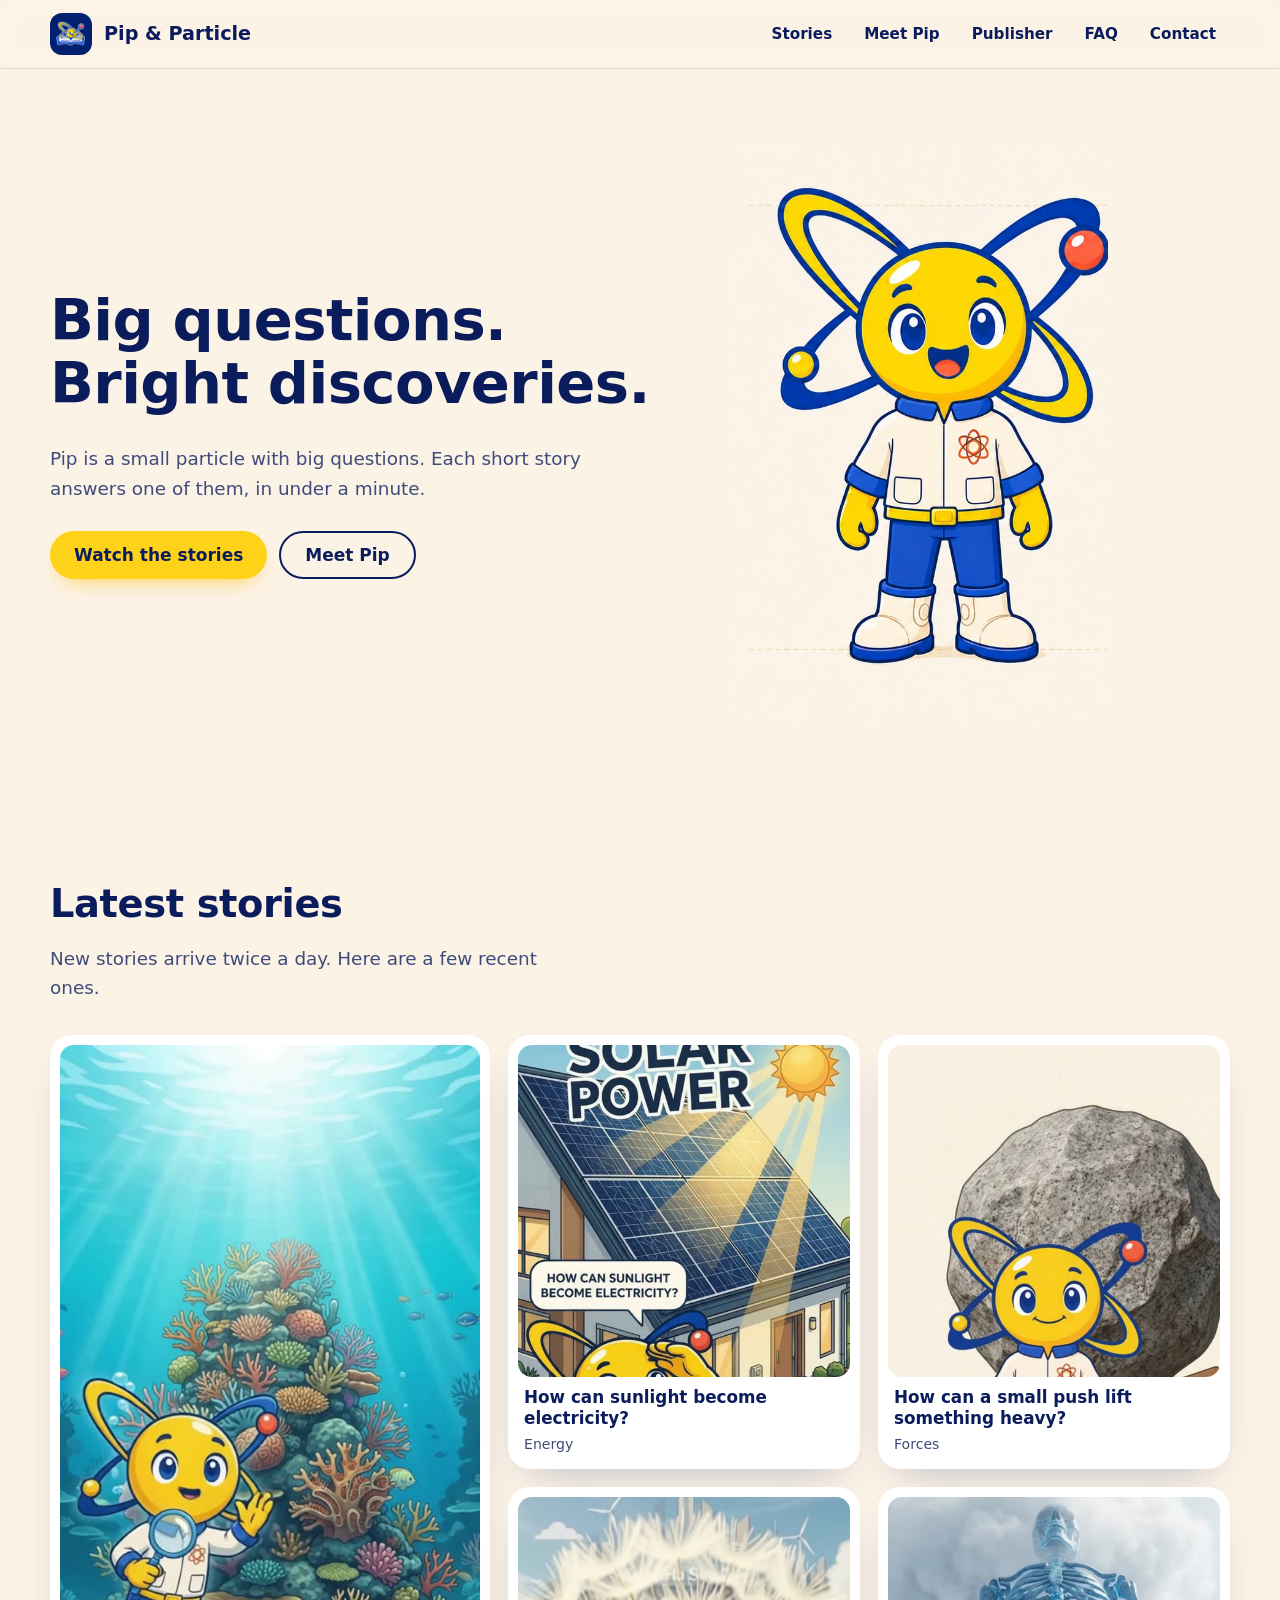
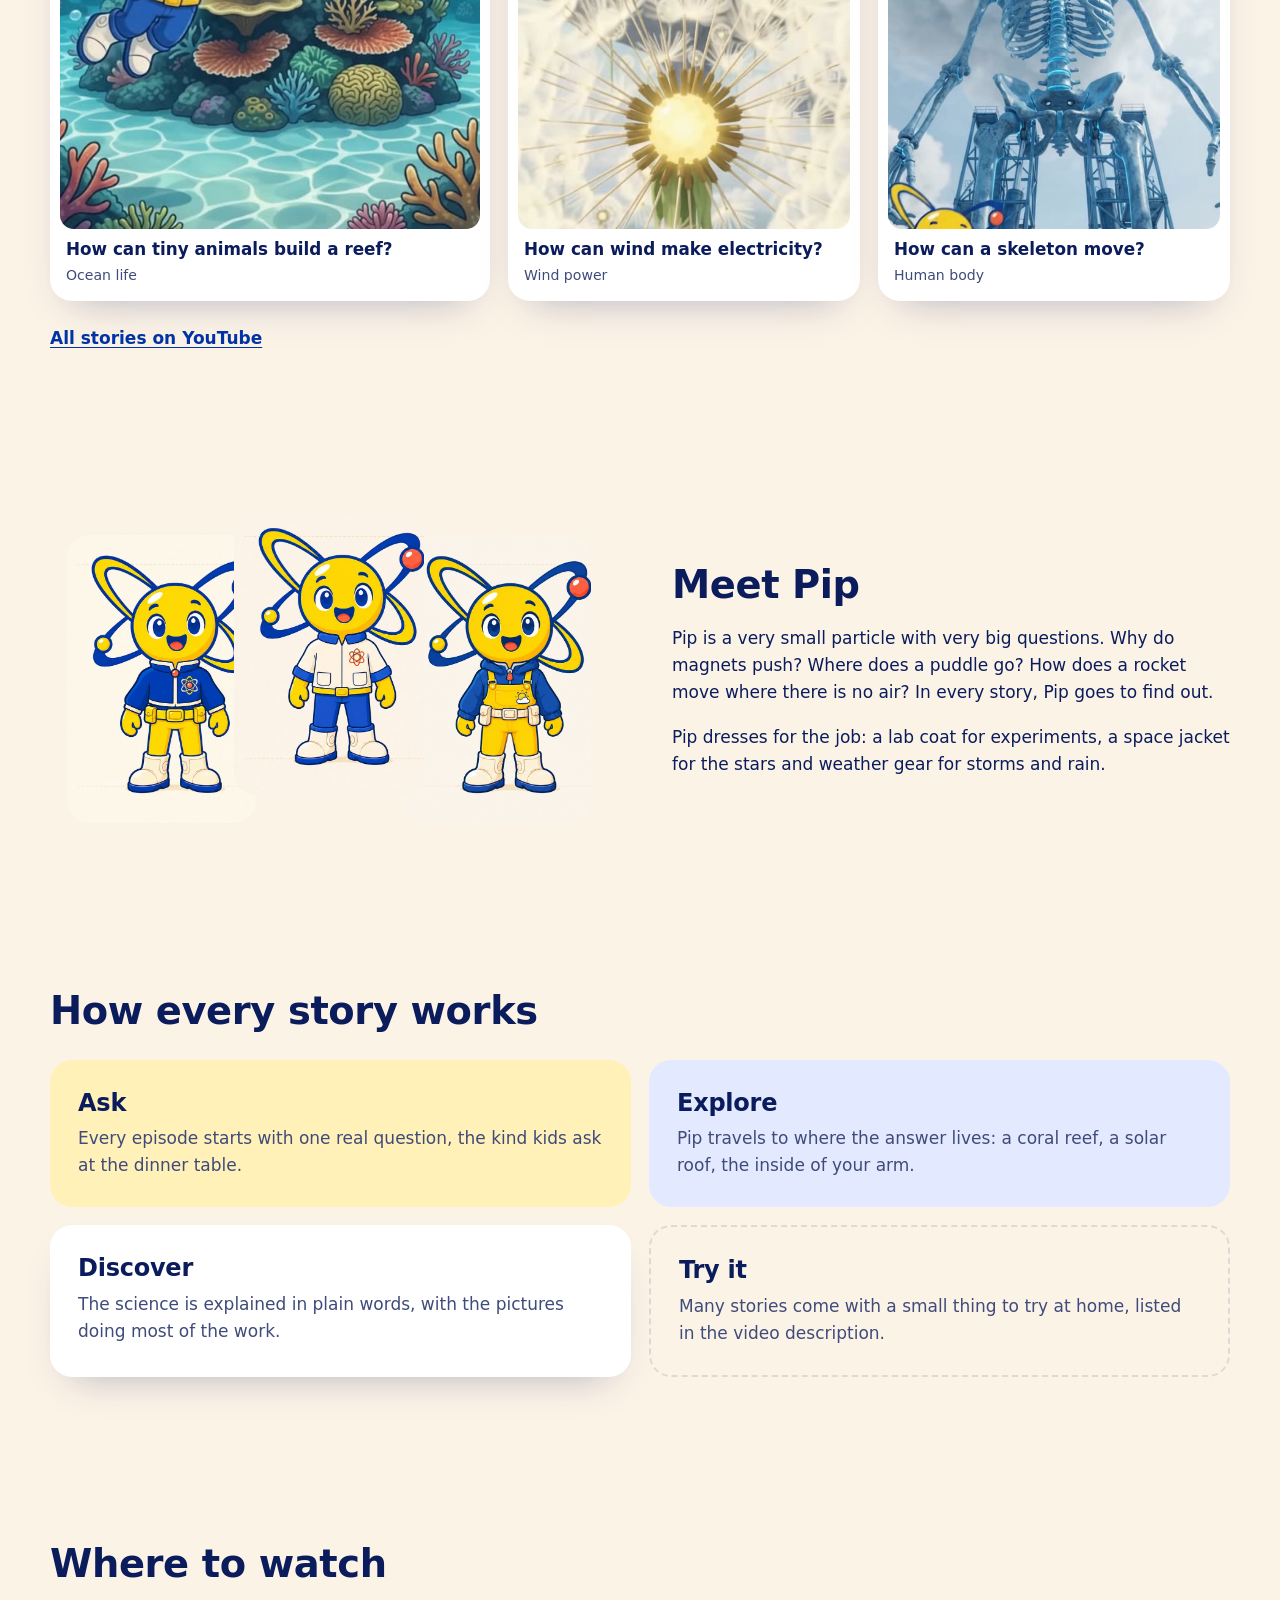
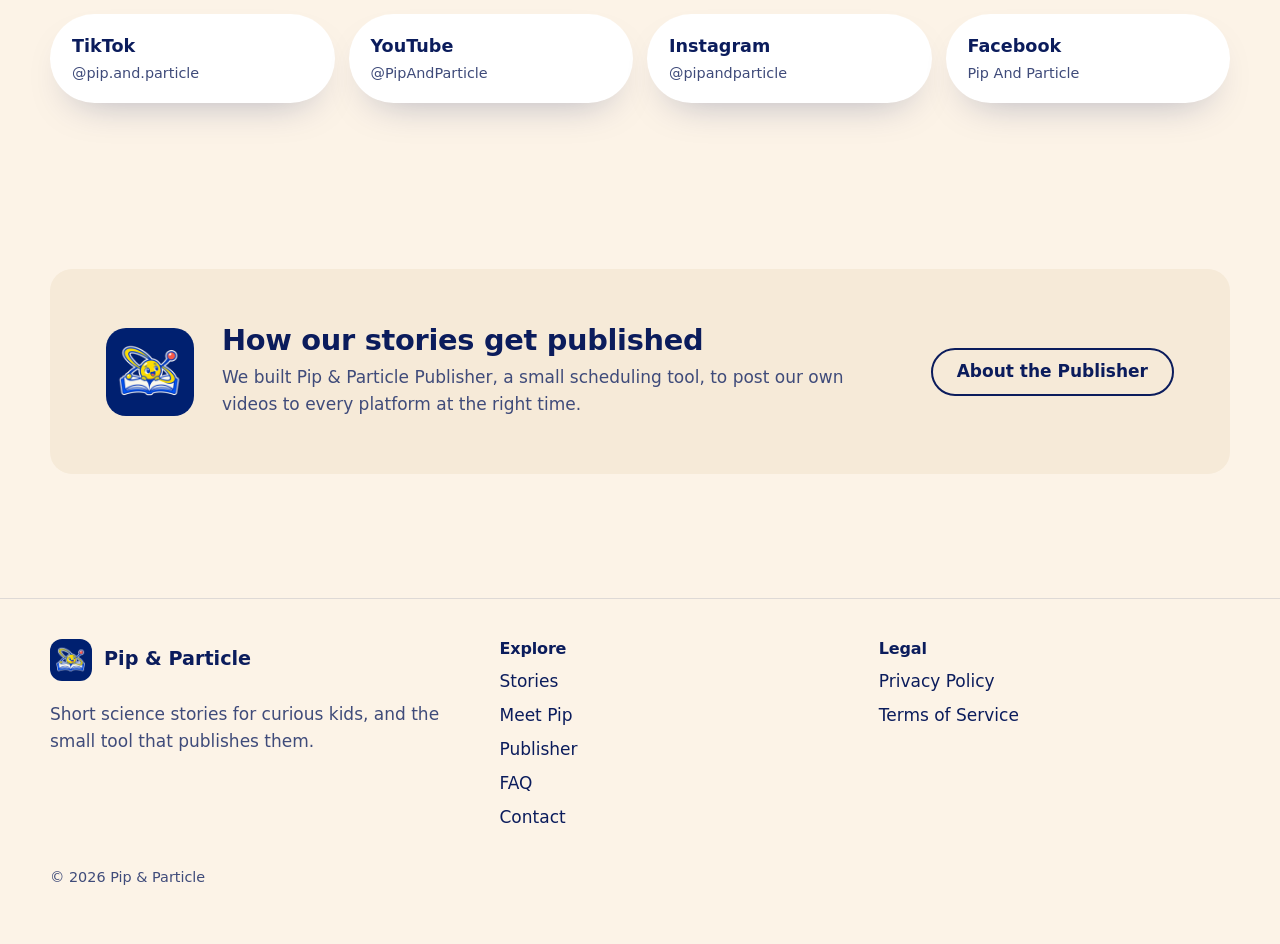
<file: index.html>
<!doctype html>
<html lang="en">
<head>
<meta charset="utf-8">
<meta name="viewport" content="width=device-width, initial-scale=1">
<title>Pip &amp; Particle | Big questions. Bright discoveries.</title>
<meta name="description" content="Short science stories for curious kids. Pip, a small particle with big questions, answers one real question in every episode.">
<link rel="icon" href="favicon.ico" sizes="48x48">
<link rel="icon" href="favicon-32.png" type="image/png" sizes="32x32">
<link rel="apple-touch-icon" href="apple-touch-icon.png">
<link rel="manifest" href="site.webmanifest">
<meta name="theme-color" content="#002070">
<meta property="og:type" content="website">
<meta property="og:title" content="Pip &amp; Particle">
<meta property="og:description" content="Big questions. Bright discoveries. Short science stories for curious kids.">
<meta property="og:url" content="https://jokojoyo.github.io/pip-particle-site/">
<meta property="og:image" content="https://jokojoyo.github.io/pip-particle-site/og-image.jpg">
<link rel="stylesheet" href="site.css">
</head>
<body>
<a class="skip" href="#main">Skip to content</a>
<header class="site-header">
  <div class="container header-row">
    <a class="brand" href="index.html"><img src="icon-192.png" alt="" width="42" height="42"><span>Pip &amp; Particle</span></a>
    <nav class="nav" aria-label="Main">
      <a href="index.html#stories">Stories</a>
      <a href="index.html#meet">Meet Pip</a>
      <a href="publisher.html">Publisher</a>
      <a href="faq.html">FAQ</a>
      <a href="contact.html">Contact</a>
    </nav>
  </div>
</header>

<main id="main">
  <section class="container hero">
    <div>
      <h1>Big questions. Bright discoveries.</h1>
      <p class="lead">Pip is a small particle with big questions. Each short story answers one of them, in under a minute.</p>
      <div class="actions">
        <a class="btn btn-primary" href="#stories">Watch the stories</a>
        <a class="btn btn-ghost" href="#meet">Meet Pip</a>
      </div>
    </div>
    <figure class="hero-art">
      <img src="pip-lab.jpg" width="620" height="941" alt="Pip, a smiling yellow particle with a blue orbit ring, wearing a white lab coat">
    </figure>
  </section>

  <section id="stories" class="container section">
    <h2>Latest stories</h2>
    <p class="lead">New stories arrive twice a day. Here are a few recent ones.</p>
    <div class="stories">
      <a class="story story--tall" href="https://youtube.com/shorts/ysb14f1Y0o8" aria-label="Watch on YouTube: How can tiny animals build a reef?">
        <img src="story-reef.jpg" width="540" height="960" alt="Pip with a magnifying glass next to a tall coral reef under the sea">
        <span class="story-title">How can tiny animals build a reef?</span>
        <span class="story-meta">Ocean life</span>
      </a>
      <a class="story" href="https://youtube.com/shorts/cnspXwyFB8M" aria-label="Watch on YouTube: How can sunlight become electricity?">
        <img src="story-sunlight.jpg" width="540" height="960" alt="Pip looking up at solar panels on a house roof in the sunshine">
        <span class="story-title">How can sunlight become electricity?</span>
        <span class="story-meta">Energy</span>
      </a>
      <a class="story" href="https://youtube.com/shorts/BtNCEBjV9A0" aria-label="Watch on YouTube: How can a small push lift something heavy?">
        <img src="story-lever.jpg" width="540" height="960" alt="Pip standing in front of a large boulder with a long wooden lever">
        <span class="story-title">How can a small push lift something heavy?</span>
        <span class="story-meta">Forces</span>
      </a>
      <a class="story" href="https://youtube.com/shorts/Hc_KZtQjx7k" aria-label="Watch on YouTube: How can wind make electricity?">
        <img src="story-wind.jpg" width="540" height="960" alt="A dandelion seed head in front of wind turbines on a hill">
        <span class="story-title">How can wind make electricity?</span>
        <span class="story-meta">Wind power</span>
      </a>
      <a class="story" href="https://youtube.com/shorts/n3QhZ9BSpq4" aria-label="Watch on YouTube: How can a skeleton move?">
        <img src="story-skeleton.jpg" width="540" height="960" alt="Pip beside a giant skeleton model standing in the clouds">
        <span class="story-title">How can a skeleton move?</span>
        <span class="story-meta">Human body</span>
      </a>
    </div>
    <p class="more"><a href="https://www.youtube.com/@PipAndParticle">All stories on YouTube</a></p>
  </section>

  <section id="meet" class="container section split">
    <div class="lineup">
      <img src="pip-cosmic.jpg" width="620" height="941" alt="Pip in a blue space explorer jacket">
      <img src="pip-lab.jpg" width="620" height="941" alt="Pip in a white lab coat">
      <img src="pip-weather.jpg" width="620" height="941" alt="Pip in yellow weather overalls">
    </div>
    <div>
      <h2>Meet Pip</h2>
      <p>Pip is a very small particle with very big questions. Why do magnets push? Where does a puddle go? How does a rocket move where there is no air? In every story, Pip goes to find out.</p>
      <p>Pip dresses for the job: a lab coat for experiments, a space jacket for the stars and weather gear for storms and rain.</p>
    </div>
  </section>

  <section class="container section">
    <h2>How every story works</h2>
    <div class="tiles">
      <div class="tile tile--yellow">
        <h3>Ask</h3>
        <p>Every episode starts with one real question, the kind kids ask at the dinner table.</p>
      </div>
      <div class="tile tile--blue">
        <h3>Explore</h3>
        <p>Pip travels to where the answer lives: a coral reef, a solar roof, the inside of your arm.</p>
      </div>
      <div class="tile tile--plain">
        <h3>Discover</h3>
        <p>The science is explained in plain words, with the pictures doing most of the work.</p>
      </div>
      <div class="tile tile--line">
        <h3>Try it</h3>
        <p>Many stories come with a small thing to try at home, listed in the video description.</p>
      </div>
    </div>
  </section>

  <section id="watch" class="container section">
    <h2>Where to watch</h2>
    <div class="platforms">
      <a class="platform" href="https://www.tiktok.com/@pip.and.particle"><strong>TikTok</strong><span>@pip.and.particle</span></a>
      <a class="platform" href="https://www.youtube.com/@PipAndParticle"><strong>YouTube</strong><span>@PipAndParticle</span></a>
      <a class="platform" href="https://www.instagram.com/pipandparticle/"><strong>Instagram</strong><span>@pipandparticle</span></a>
      <a class="platform" href="https://www.facebook.com/profile.php?id=61593999088460"><strong>Facebook</strong><span>Pip And Particle</span></a>
    </div>
  </section>

  <section class="container section">
    <div class="band">
      <img src="icon-192.png" width="88" height="88" alt="">
      <div>
        <h2>How our stories get published</h2>
        <p class="muted">We built Pip &amp; Particle Publisher, a small scheduling tool, to post our own videos to every platform at the right time.</p>
      </div>
      <a class="btn btn-ghost" href="publisher.html">About the Publisher</a>
    </div>
  </section>
</main>

<footer class="site-footer">
  <div class="container">
    <div class="footer-row">
      <div>
        <a class="brand" href="index.html"><img src="icon-192.png" alt="" width="42" height="42"><span>Pip &amp; Particle</span></a>
        <p class="muted">Short science stories for curious kids, and the small tool that publishes them.</p>
      </div>
      <div>
        <h3>Explore</h3>
        <ul>
          <li><a href="index.html#stories">Stories</a></li>
          <li><a href="index.html#meet">Meet Pip</a></li>
          <li><a href="publisher.html">Publisher</a></li>
          <li><a href="faq.html">FAQ</a></li>
          <li><a href="contact.html">Contact</a></li>
        </ul>
      </div>
      <div>
        <h3>Legal</h3>
        <ul>
          <li><a href="privacy.html">Privacy Policy</a></li>
          <li><a href="terms.html">Terms of Service</a></li>
        </ul>
      </div>
    </div>
    <p class="copyright">&copy; 2026 Pip &amp; Particle</p>
  </div>
</footer>
</body>
</html>
</file>
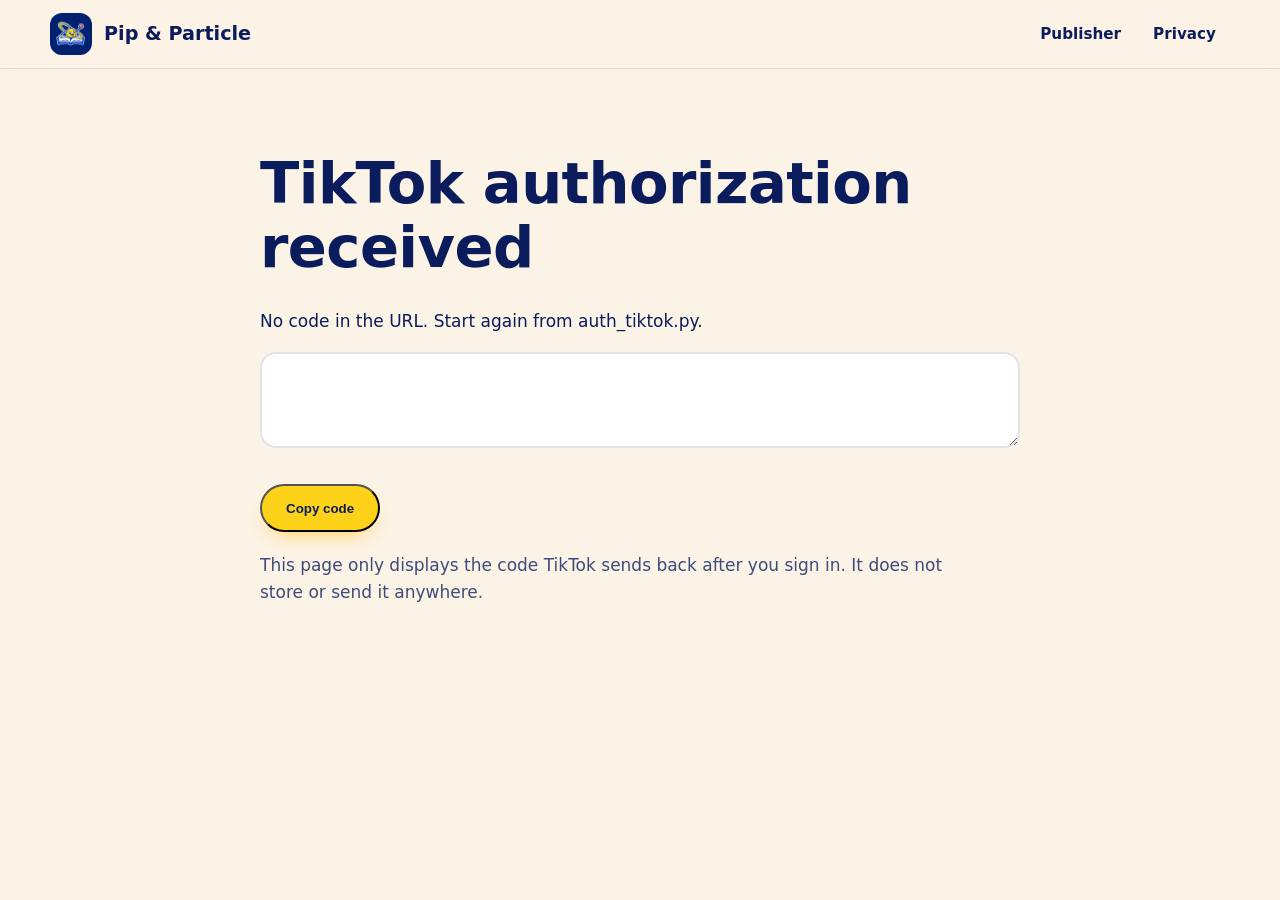
<file: callback.html>
<!doctype html>
<html lang="en">
<head>
<meta charset="utf-8">
<meta name="viewport" content="width=device-width, initial-scale=1">
<meta name="robots" content="noindex">
<title>TikTok sign-in | Pip &amp; Particle Publisher</title>
<link rel="icon" href="favicon.ico" sizes="48x48">
<link rel="icon" href="favicon-32.png" type="image/png" sizes="32x32">
<link rel="apple-touch-icon" href="apple-touch-icon.png">
<meta name="theme-color" content="#002070">
<link rel="stylesheet" href="site.css">
</head>
<body>
<header class="site-header">
  <div class="container header-row">
    <a class="brand" href="index.html"><img src="icon-192.png" alt="" width="42" height="42"><span>Pip &amp; Particle</span></a>
    <nav class="nav" aria-label="Main">
      <a href="publisher.html">Publisher</a>
      <a href="privacy.html">Privacy</a>
    </nav>
  </div>
</header>

<main id="main" class="container section prose">
  <h1>TikTok authorization received</h1>
  <p id="msg">Copy the code below and paste it into the Publisher's TikTok sign-in window (<code>auth_tiktok.py</code>).</p>
  <textarea id="code" class="code-box" readonly aria-label="Authorization code"></textarea>
  <div class="actions">
    <button class="btn btn-primary" type="button" onclick="navigator.clipboard.writeText(document.getElementById('code').value)">Copy code</button>
  </div>
  <p class="muted mt-sm">This page only displays the code TikTok sends back after you sign in. It does not store or send it anywhere.</p>
</main>
<script>
var q=new URLSearchParams(location.search),c=q.get('code'),e=q.get('error');
document.getElementById('code').value=c||'';
if(e){document.getElementById('msg').textContent='TikTok returned an error: '+e+' - '+(q.get('error_description')||'');}
else if(!c){document.getElementById('msg').textContent='No code in the URL. Start again from auth_tiktok.py.';}
</script>
</body>
</html>
</file>
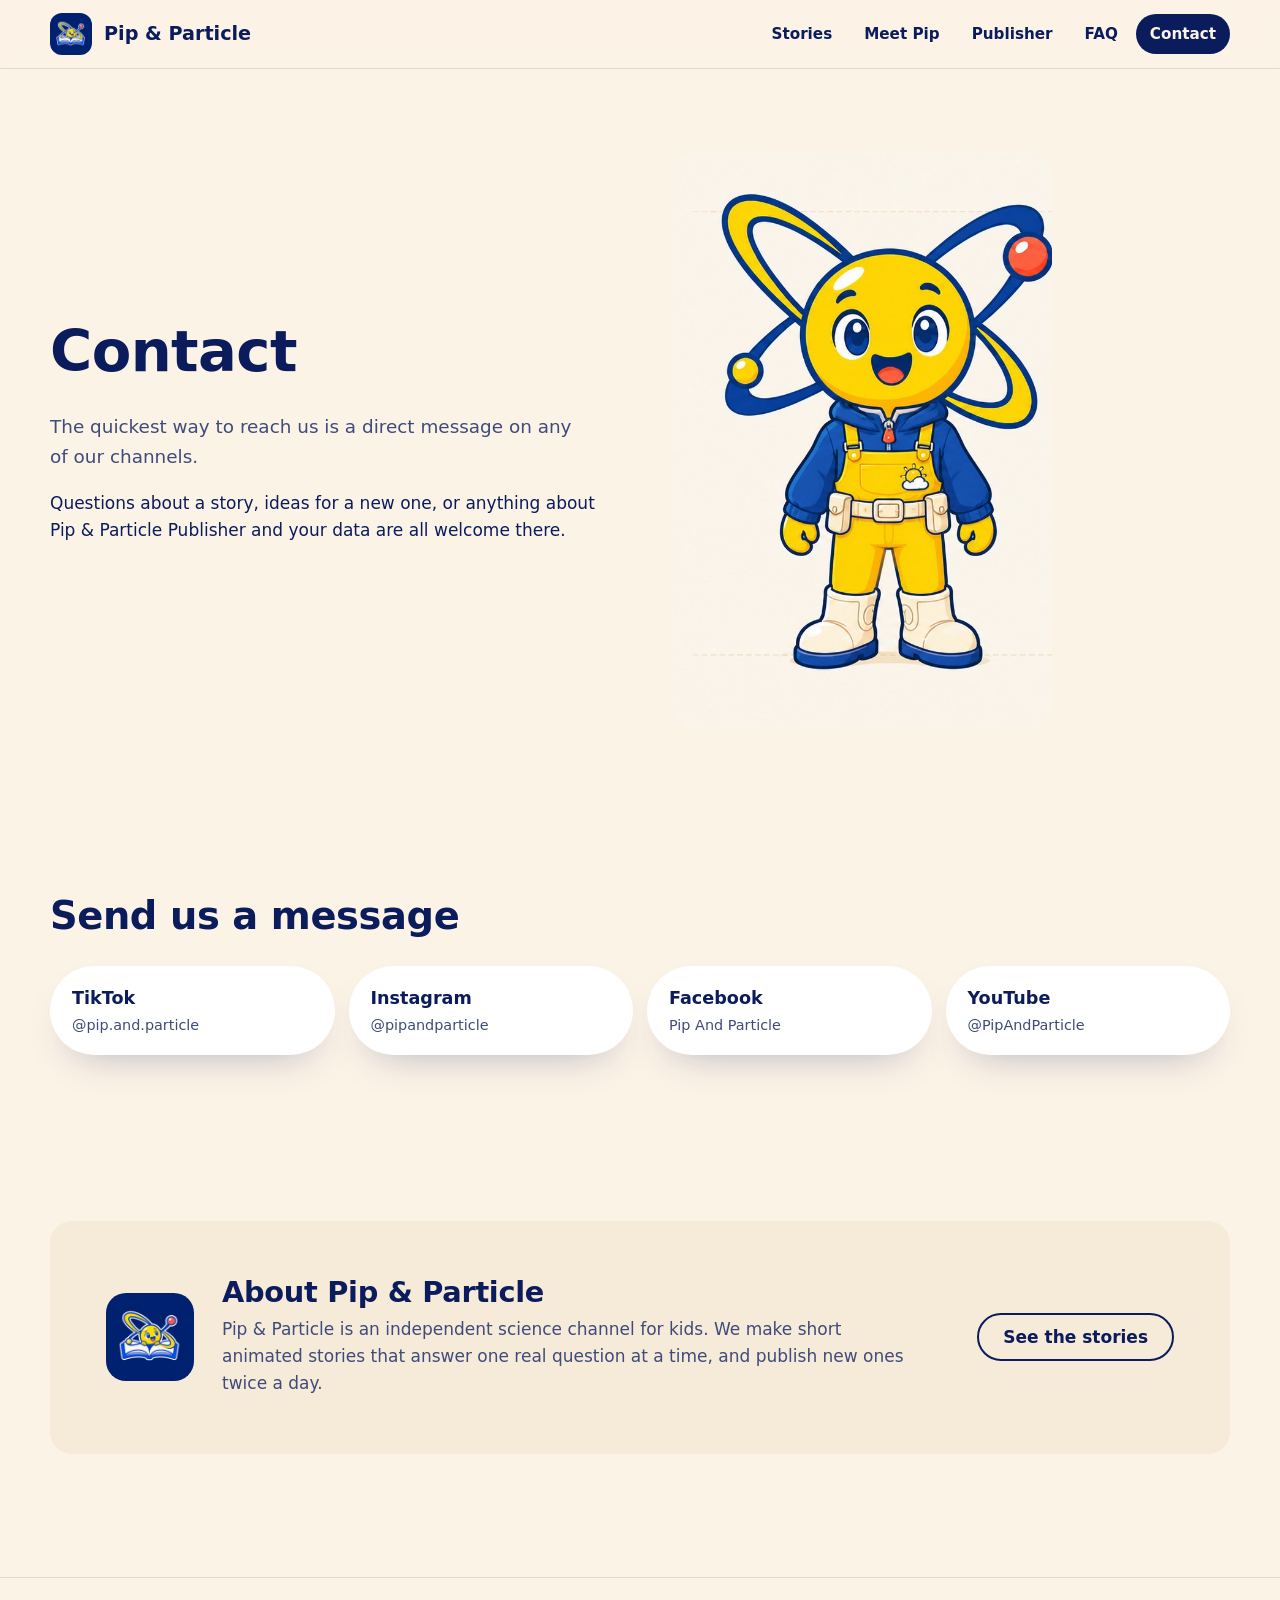
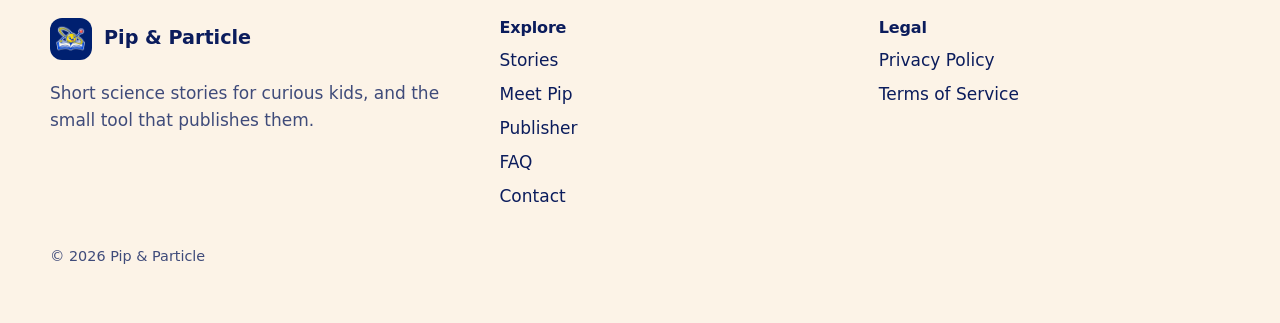
<file: contact.html>
<!doctype html>
<html lang="en">
<head>
<meta charset="utf-8">
<meta name="viewport" content="width=device-width, initial-scale=1">
<title>Contact | Pip &amp; Particle</title>
<meta name="description" content="How to reach the Pip &amp; Particle team.">
<link rel="icon" href="favicon.ico" sizes="48x48">
<link rel="icon" href="favicon-32.png" type="image/png" sizes="32x32">
<link rel="apple-touch-icon" href="apple-touch-icon.png">
<link rel="manifest" href="site.webmanifest">
<meta name="theme-color" content="#002070">
<link rel="stylesheet" href="site.css">
</head>
<body>
<a class="skip" href="#main">Skip to content</a>
<header class="site-header">
  <div class="container header-row">
    <a class="brand" href="index.html"><img src="icon-192.png" alt="" width="42" height="42"><span>Pip &amp; Particle</span></a>
    <nav class="nav" aria-label="Main">
      <a href="index.html#stories">Stories</a>
      <a href="index.html#meet">Meet Pip</a>
      <a href="publisher.html">Publisher</a>
      <a href="faq.html">FAQ</a>
      <a href="contact.html" aria-current="page">Contact</a>
    </nav>
  </div>
</header>

<main id="main">
  <section class="container section split">
    <div>
      <h1>Contact</h1>
      <p class="lead">The quickest way to reach us is a direct message on any of our channels.</p>
      <p>Questions about a story, ideas for a new one, or anything about Pip &amp; Particle Publisher and your data are all welcome there.</p>
    </div>
    <figure class="hero-art">
      <img src="pip-weather.jpg" width="620" height="941" alt="Pip in yellow weather overalls">
    </figure>
  </section>

  <section class="container section">
    <h2>Send us a message</h2>
    <div class="platforms">
      <a class="platform" href="https://www.tiktok.com/@pip.and.particle"><strong>TikTok</strong><span>@pip.and.particle</span></a>
      <a class="platform" href="https://www.instagram.com/pipandparticle/"><strong>Instagram</strong><span>@pipandparticle</span></a>
      <a class="platform" href="https://www.facebook.com/profile.php?id=61593999088460"><strong>Facebook</strong><span>Pip And Particle</span></a>
      <a class="platform" href="https://www.youtube.com/@PipAndParticle"><strong>YouTube</strong><span>@PipAndParticle</span></a>
    </div>
  </section>

  <section class="container section">
    <div class="band">
      <img src="icon-192.png" width="88" height="88" alt="">
      <div>
        <h2>About Pip &amp; Particle</h2>
        <p class="muted">Pip &amp; Particle is an independent science channel for kids. We make short animated stories that answer one real question at a time, and publish new ones twice a day.</p>
      </div>
      <a class="btn btn-ghost" href="index.html#stories">See the stories</a>
    </div>
  </section>
</main>

<footer class="site-footer">
  <div class="container">
    <div class="footer-row">
      <div>
        <a class="brand" href="index.html"><img src="icon-192.png" alt="" width="42" height="42"><span>Pip &amp; Particle</span></a>
        <p class="muted">Short science stories for curious kids, and the small tool that publishes them.</p>
      </div>
      <div>
        <h3>Explore</h3>
        <ul>
          <li><a href="index.html#stories">Stories</a></li>
          <li><a href="index.html#meet">Meet Pip</a></li>
          <li><a href="publisher.html">Publisher</a></li>
          <li><a href="faq.html">FAQ</a></li>
          <li><a href="contact.html">Contact</a></li>
        </ul>
      </div>
      <div>
        <h3>Legal</h3>
        <ul>
          <li><a href="privacy.html">Privacy Policy</a></li>
          <li><a href="terms.html">Terms of Service</a></li>
        </ul>
      </div>
    </div>
    <p class="copyright">&copy; 2026 Pip &amp; Particle</p>
  </div>
</footer>
</body>
</html>
</file>
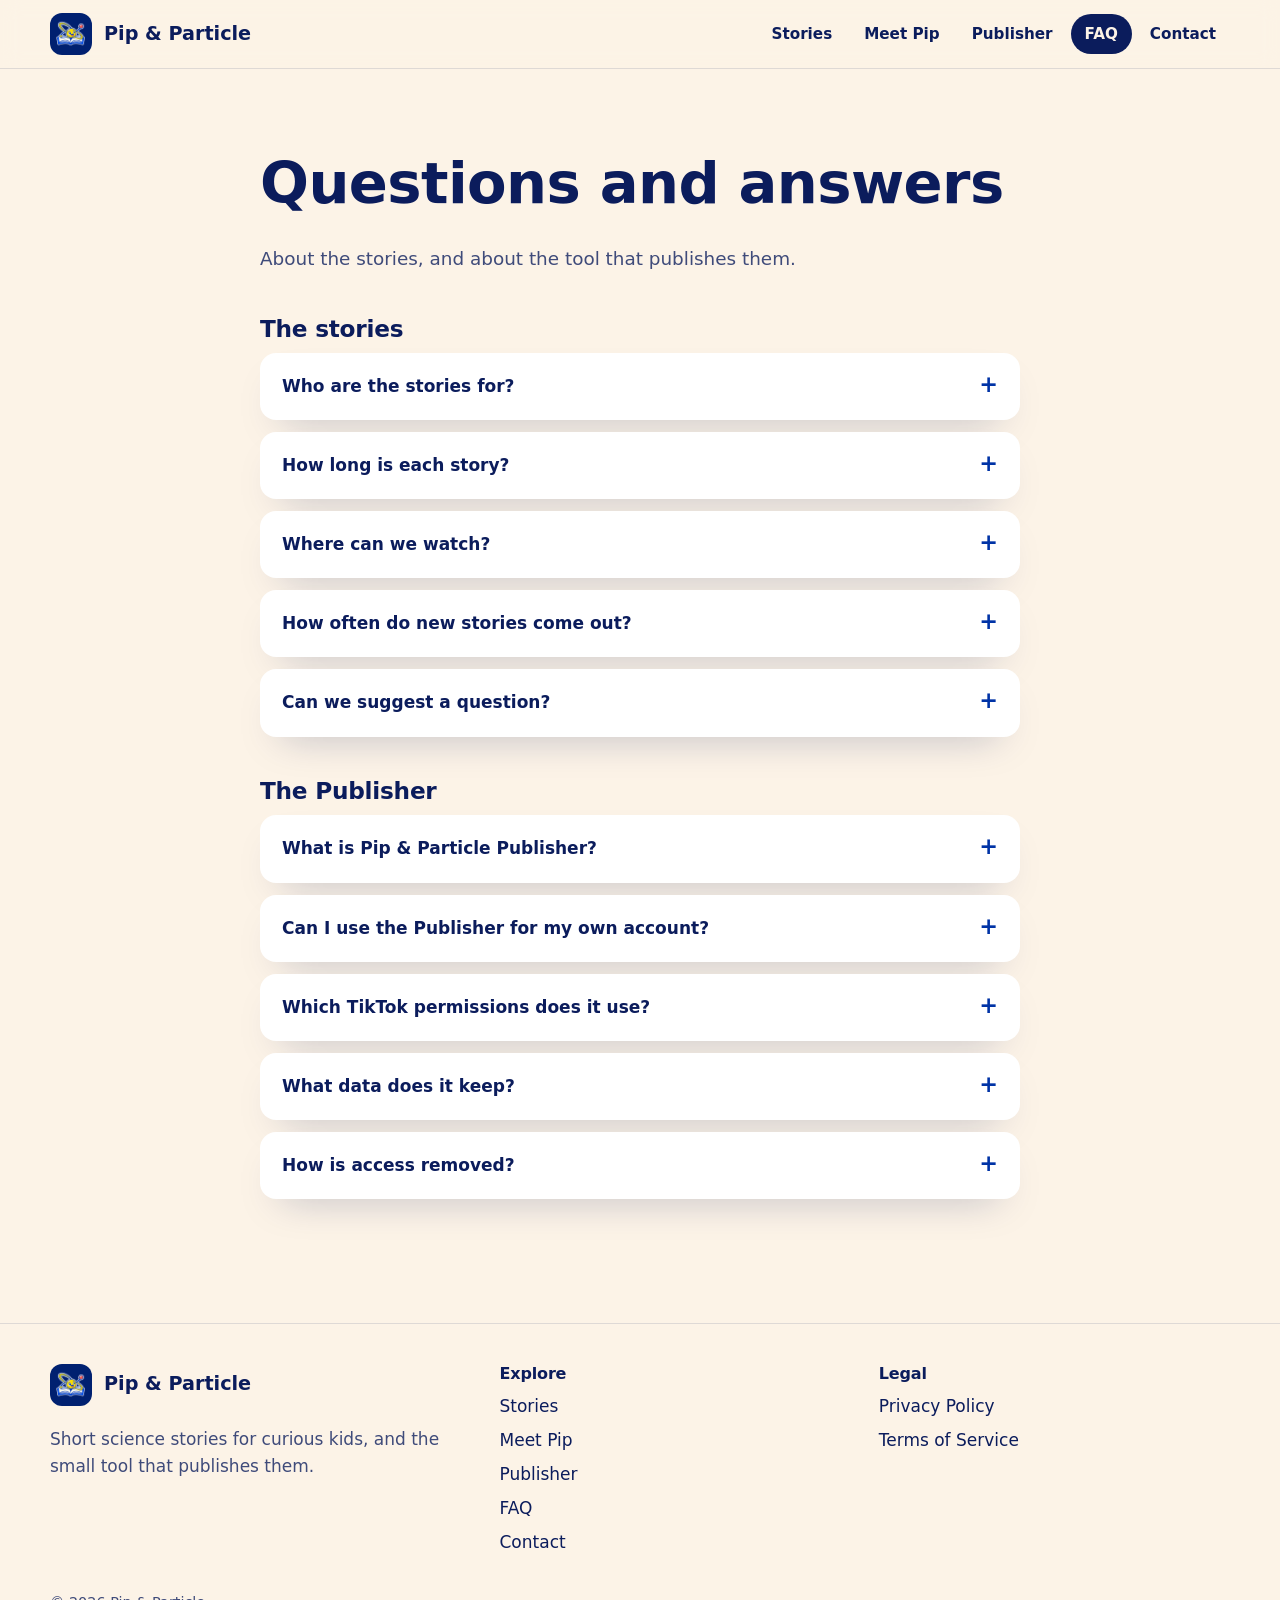
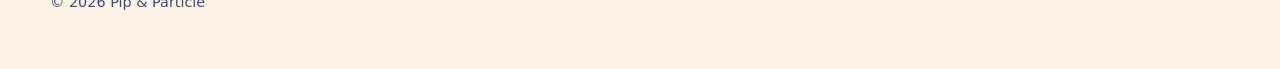
<file: faq.html>
<!doctype html>
<html lang="en">
<head>
<meta charset="utf-8">
<meta name="viewport" content="width=device-width, initial-scale=1">
<title>Questions and answers | Pip &amp; Particle</title>
<meta name="description" content="Answers about Pip &amp; Particle's science stories and about Pip &amp; Particle Publisher, the tool that posts them.">
<link rel="icon" href="favicon.ico" sizes="48x48">
<link rel="icon" href="favicon-32.png" type="image/png" sizes="32x32">
<link rel="apple-touch-icon" href="apple-touch-icon.png">
<link rel="manifest" href="site.webmanifest">
<meta name="theme-color" content="#002070">
<link rel="stylesheet" href="site.css">
</head>
<body>
<a class="skip" href="#main">Skip to content</a>
<header class="site-header">
  <div class="container header-row">
    <a class="brand" href="index.html"><img src="icon-192.png" alt="" width="42" height="42"><span>Pip &amp; Particle</span></a>
    <nav class="nav" aria-label="Main">
      <a href="index.html#stories">Stories</a>
      <a href="index.html#meet">Meet Pip</a>
      <a href="publisher.html">Publisher</a>
      <a href="faq.html" aria-current="page">FAQ</a>
      <a href="contact.html">Contact</a>
    </nav>
  </div>
</header>

<main id="main" class="container section prose">
  <h1>Questions and answers</h1>
  <p class="lead">About the stories, and about the tool that publishes them.</p>

  <div class="faq-group">
    <h2>The stories</h2>
    <details>
      <summary>Who are the stories for?</summary>
      <p>Curious kids and the grown-ups who watch with them. The questions are the everyday ones children ask, and the explanations stay simple.</p>
    </details>
    <details>
      <summary>How long is each story?</summary>
      <p>Most are under a minute, made to be watched on a phone.</p>
    </details>
    <details>
      <summary>Where can we watch?</summary>
      <p>On <a href="https://www.youtube.com/@PipAndParticle">YouTube</a>, <a href="https://www.instagram.com/pipandparticle/">Instagram</a>, <a href="https://www.facebook.com/profile.php?id=61593999088460">Facebook</a> and <a href="https://www.tiktok.com/@pip.and.particle">TikTok</a>.</p>
    </details>
    <details>
      <summary>How often do new stories come out?</summary>
      <p>Twice a day, one in the morning and one in the afternoon.</p>
    </details>
    <details>
      <summary>Can we suggest a question?</summary>
      <p>Yes, please. Leave it as a comment or send a direct message on any of our channels.</p>
    </details>
  </div>

  <div class="faq-group">
    <h2>The Publisher</h2>
    <details>
      <summary>What is Pip &amp; Particle Publisher?</summary>
      <p>A small scheduling tool we built for ourselves. It posts our finished videos to TikTok, YouTube, Instagram and Facebook at planned times. See <a href="publisher.html">how it works</a>.</p>
    </details>
    <details>
      <summary>Can I use the Publisher for my own account?</summary>
      <p>Not at the moment. It is a private tool for the Pip &amp; Particle team and has no public sign-up.</p>
    </details>
    <details>
      <summary>Which TikTok permissions does it use?</summary>
      <p><code>user.info.basic</code>, <code>video.publish</code> and <code>video.upload</code>, through TikTok's official Login Kit and Content Posting API. What each one is used for is listed on the <a href="publisher.html#tiktok">Publisher page</a>.</p>
    </details>
    <details>
      <summary>What data does it keep?</summary>
      <p>Only what it needs to post our own videos: sign-in tokens for our own accounts, the video files and the captions. It stores nothing about viewers. The <a href="privacy.html">Privacy Policy</a> has the details.</p>
    </details>
    <details>
      <summary>How is access removed?</summary>
      <p>In the TikTok app, under Settings and privacy, then Security and permissions. Google and Meta have similar pages for YouTube, Instagram and Facebook. Once access is removed, the stored token stops working.</p>
    </details>
  </div>
</main>

<footer class="site-footer">
  <div class="container">
    <div class="footer-row">
      <div>
        <a class="brand" href="index.html"><img src="icon-192.png" alt="" width="42" height="42"><span>Pip &amp; Particle</span></a>
        <p class="muted">Short science stories for curious kids, and the small tool that publishes them.</p>
      </div>
      <div>
        <h3>Explore</h3>
        <ul>
          <li><a href="index.html#stories">Stories</a></li>
          <li><a href="index.html#meet">Meet Pip</a></li>
          <li><a href="publisher.html">Publisher</a></li>
          <li><a href="faq.html">FAQ</a></li>
          <li><a href="contact.html">Contact</a></li>
        </ul>
      </div>
      <div>
        <h3>Legal</h3>
        <ul>
          <li><a href="privacy.html">Privacy Policy</a></li>
          <li><a href="terms.html">Terms of Service</a></li>
        </ul>
      </div>
    </div>
    <p class="copyright">&copy; 2026 Pip &amp; Particle</p>
  </div>
</footer>
</body>
</html>
</file>
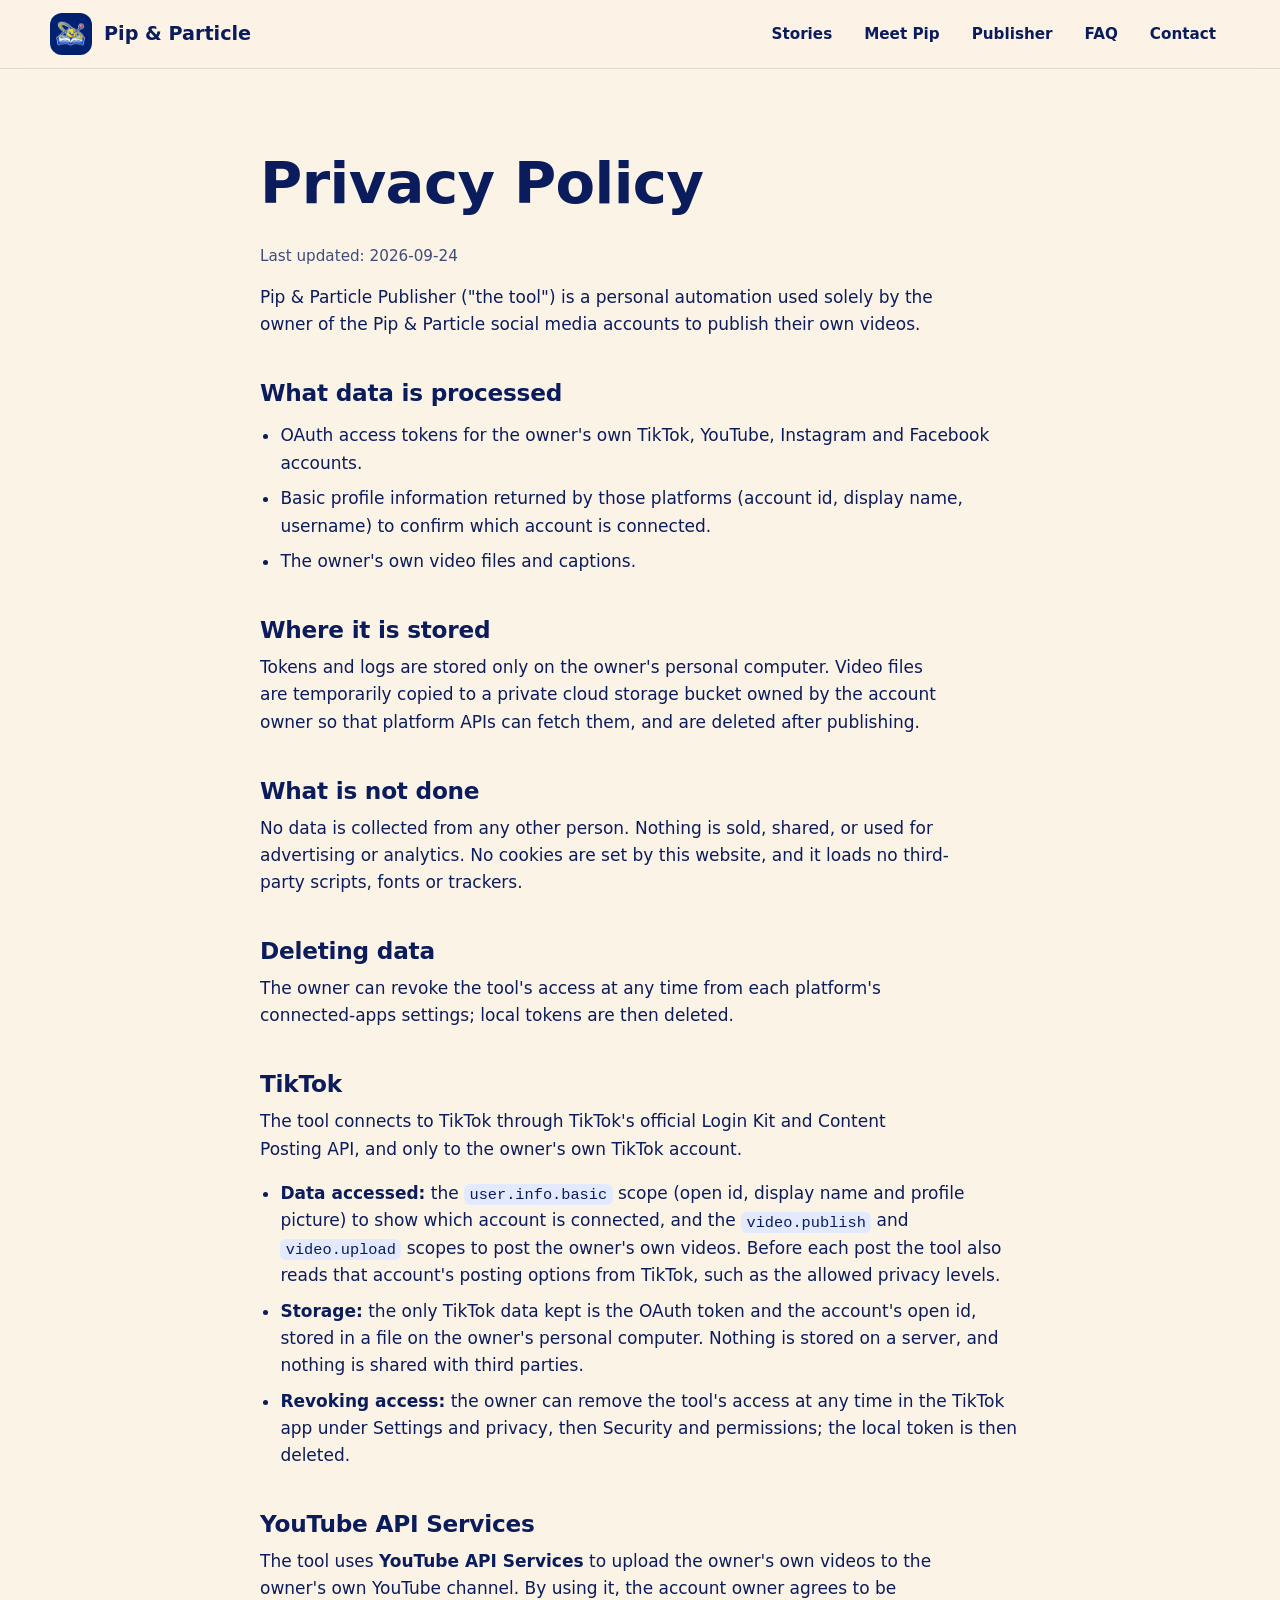
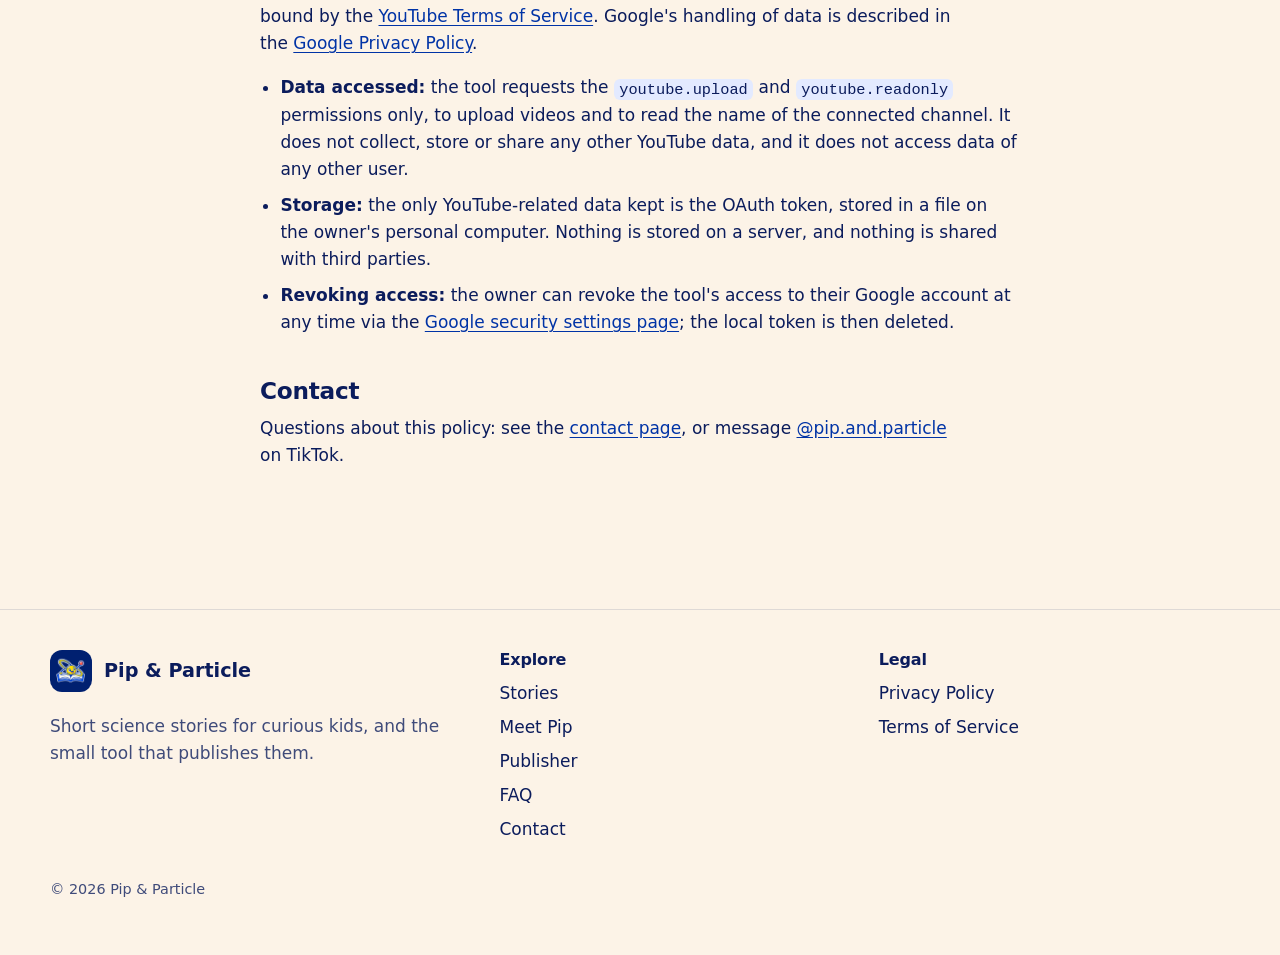
<file: privacy.html>
<!doctype html>
<html lang="en">
<head>
<meta charset="utf-8">
<meta name="viewport" content="width=device-width, initial-scale=1">
<title>Privacy Policy | Pip &amp; Particle Publisher</title>
<meta name="description" content="How Pip &amp; Particle Publisher handles data from TikTok, YouTube, Instagram and Facebook.">
<link rel="icon" href="favicon.ico" sizes="48x48">
<link rel="icon" href="favicon-32.png" type="image/png" sizes="32x32">
<link rel="apple-touch-icon" href="apple-touch-icon.png">
<link rel="manifest" href="site.webmanifest">
<meta name="theme-color" content="#002070">
<link rel="stylesheet" href="site.css">
</head>
<body>
<a class="skip" href="#main">Skip to content</a>
<header class="site-header">
  <div class="container header-row">
    <a class="brand" href="index.html"><img src="icon-192.png" alt="" width="42" height="42"><span>Pip &amp; Particle</span></a>
    <nav class="nav" aria-label="Main">
      <a href="index.html#stories">Stories</a>
      <a href="index.html#meet">Meet Pip</a>
      <a href="publisher.html">Publisher</a>
      <a href="faq.html">FAQ</a>
      <a href="contact.html">Contact</a>
    </nav>
  </div>
</header>

<main id="main" class="container section prose">
  <h1>Privacy Policy</h1>
  <p class="updated">Last updated: 2026-09-24</p>
  <p>Pip &amp; Particle Publisher ("the tool") is a personal automation used solely by the owner of the Pip &amp; Particle social media accounts to publish their own videos.</p>

  <h2>What data is processed</h2>
  <ul>
    <li>OAuth access tokens for the owner's own TikTok, YouTube, Instagram and Facebook accounts.</li>
    <li>Basic profile information returned by those platforms (account id, display name, username) to confirm which account is connected.</li>
    <li>The owner's own video files and captions.</li>
  </ul>

  <h2>Where it is stored</h2>
  <p>Tokens and logs are stored only on the owner's personal computer. Video files are temporarily copied to a private cloud storage bucket owned by the account owner so that platform APIs can fetch them, and are deleted after publishing.</p>

  <h2>What is not done</h2>
  <p>No data is collected from any other person. Nothing is sold, shared, or used for advertising or analytics. No cookies are set by this website, and it loads no third-party scripts, fonts or trackers.</p>

  <h2>Deleting data</h2>
  <p>The owner can revoke the tool's access at any time from each platform's connected-apps settings; local tokens are then deleted.</p>

  <h2>TikTok</h2>
  <p>The tool connects to TikTok through TikTok's official Login Kit and Content Posting API, and only to the owner's own TikTok account.</p>
  <ul>
    <li><strong>Data accessed:</strong> the <code>user.info.basic</code> scope (open id, display name and profile picture) to show which account is connected, and the <code>video.publish</code> and <code>video.upload</code> scopes to post the owner's own videos. Before each post the tool also reads that account's posting options from TikTok, such as the allowed privacy levels.</li>
    <li><strong>Storage:</strong> the only TikTok data kept is the OAuth token and the account's open id, stored in a file on the owner's personal computer. Nothing is stored on a server, and nothing is shared with third parties.</li>
    <li><strong>Revoking access:</strong> the owner can remove the tool's access at any time in the TikTok app under Settings and privacy, then Security and permissions; the local token is then deleted.</li>
  </ul>

  <h2>YouTube API Services</h2>
  <p>The tool uses <strong>YouTube API Services</strong> to upload the owner's own videos to the owner's own YouTube channel. By using it, the account owner agrees to be bound by the <a href="https://www.youtube.com/t/terms">YouTube Terms of Service</a>. Google's handling of data is described in the <a href="https://www.google.com/policies/privacy">Google Privacy Policy</a>.</p>
  <ul>
    <li><strong>Data accessed:</strong> the tool requests the <code>youtube.upload</code> and <code>youtube.readonly</code> permissions only, to upload videos and to read the name of the connected channel. It does not collect, store or share any other YouTube data, and it does not access data of any other user.</li>
    <li><strong>Storage:</strong> the only YouTube-related data kept is the OAuth token, stored in a file on the owner's personal computer. Nothing is stored on a server, and nothing is shared with third parties.</li>
    <li><strong>Revoking access:</strong> the owner can revoke the tool's access to their Google account at any time via the <a href="https://security.google.com/settings/security/permissions">Google security settings page</a>; the local token is then deleted.</li>
  </ul>

  <h2>Contact</h2>
  <p>Questions about this policy: see the <a href="contact.html">contact page</a>, or message <a href="https://www.tiktok.com/@pip.and.particle">@pip.and.particle</a> on TikTok.</p>
</main>

<footer class="site-footer">
  <div class="container">
    <div class="footer-row">
      <div>
        <a class="brand" href="index.html"><img src="icon-192.png" alt="" width="42" height="42"><span>Pip &amp; Particle</span></a>
        <p class="muted">Short science stories for curious kids, and the small tool that publishes them.</p>
      </div>
      <div>
        <h3>Explore</h3>
        <ul>
          <li><a href="index.html#stories">Stories</a></li>
          <li><a href="index.html#meet">Meet Pip</a></li>
          <li><a href="publisher.html">Publisher</a></li>
          <li><a href="faq.html">FAQ</a></li>
          <li><a href="contact.html">Contact</a></li>
        </ul>
      </div>
      <div>
        <h3>Legal</h3>
        <ul>
          <li><a href="privacy.html">Privacy Policy</a></li>
          <li><a href="terms.html">Terms of Service</a></li>
        </ul>
      </div>
    </div>
    <p class="copyright">&copy; 2026 Pip &amp; Particle</p>
  </div>
</footer>
</body>
</html>
</file>
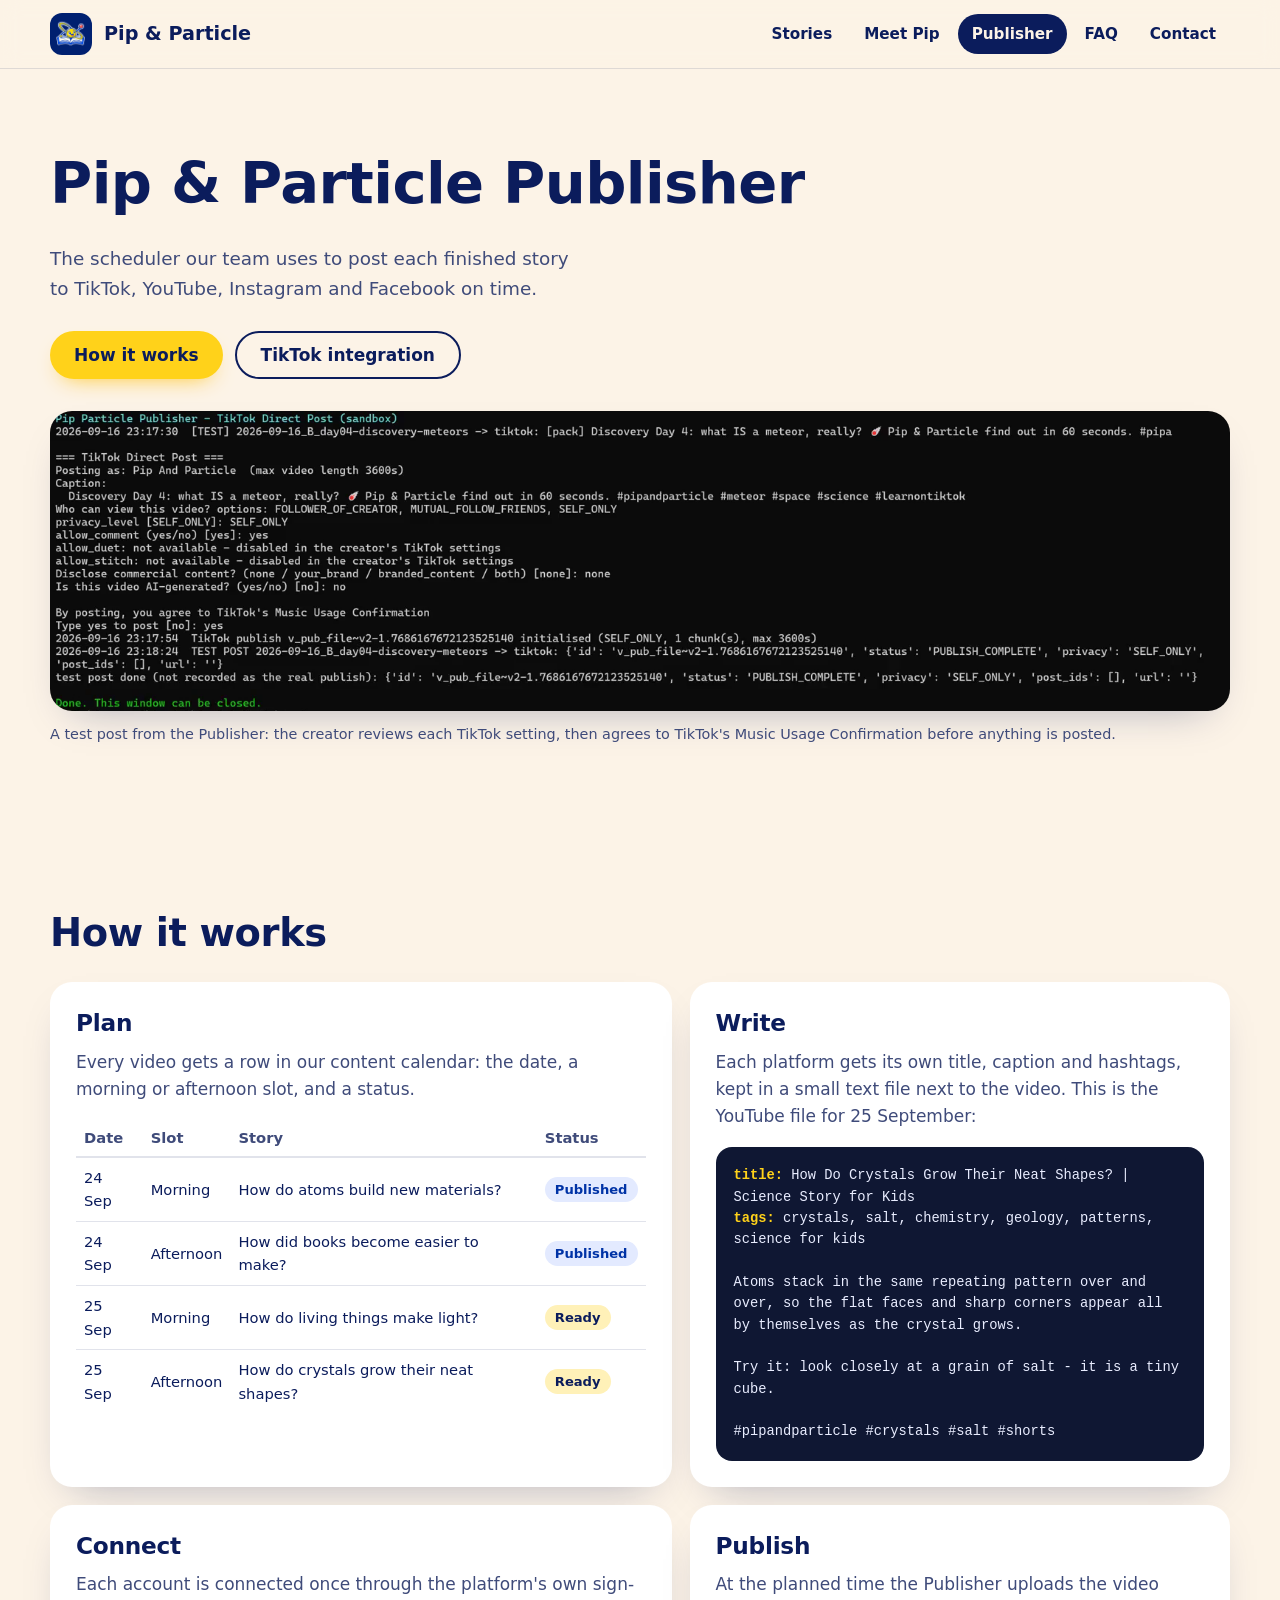
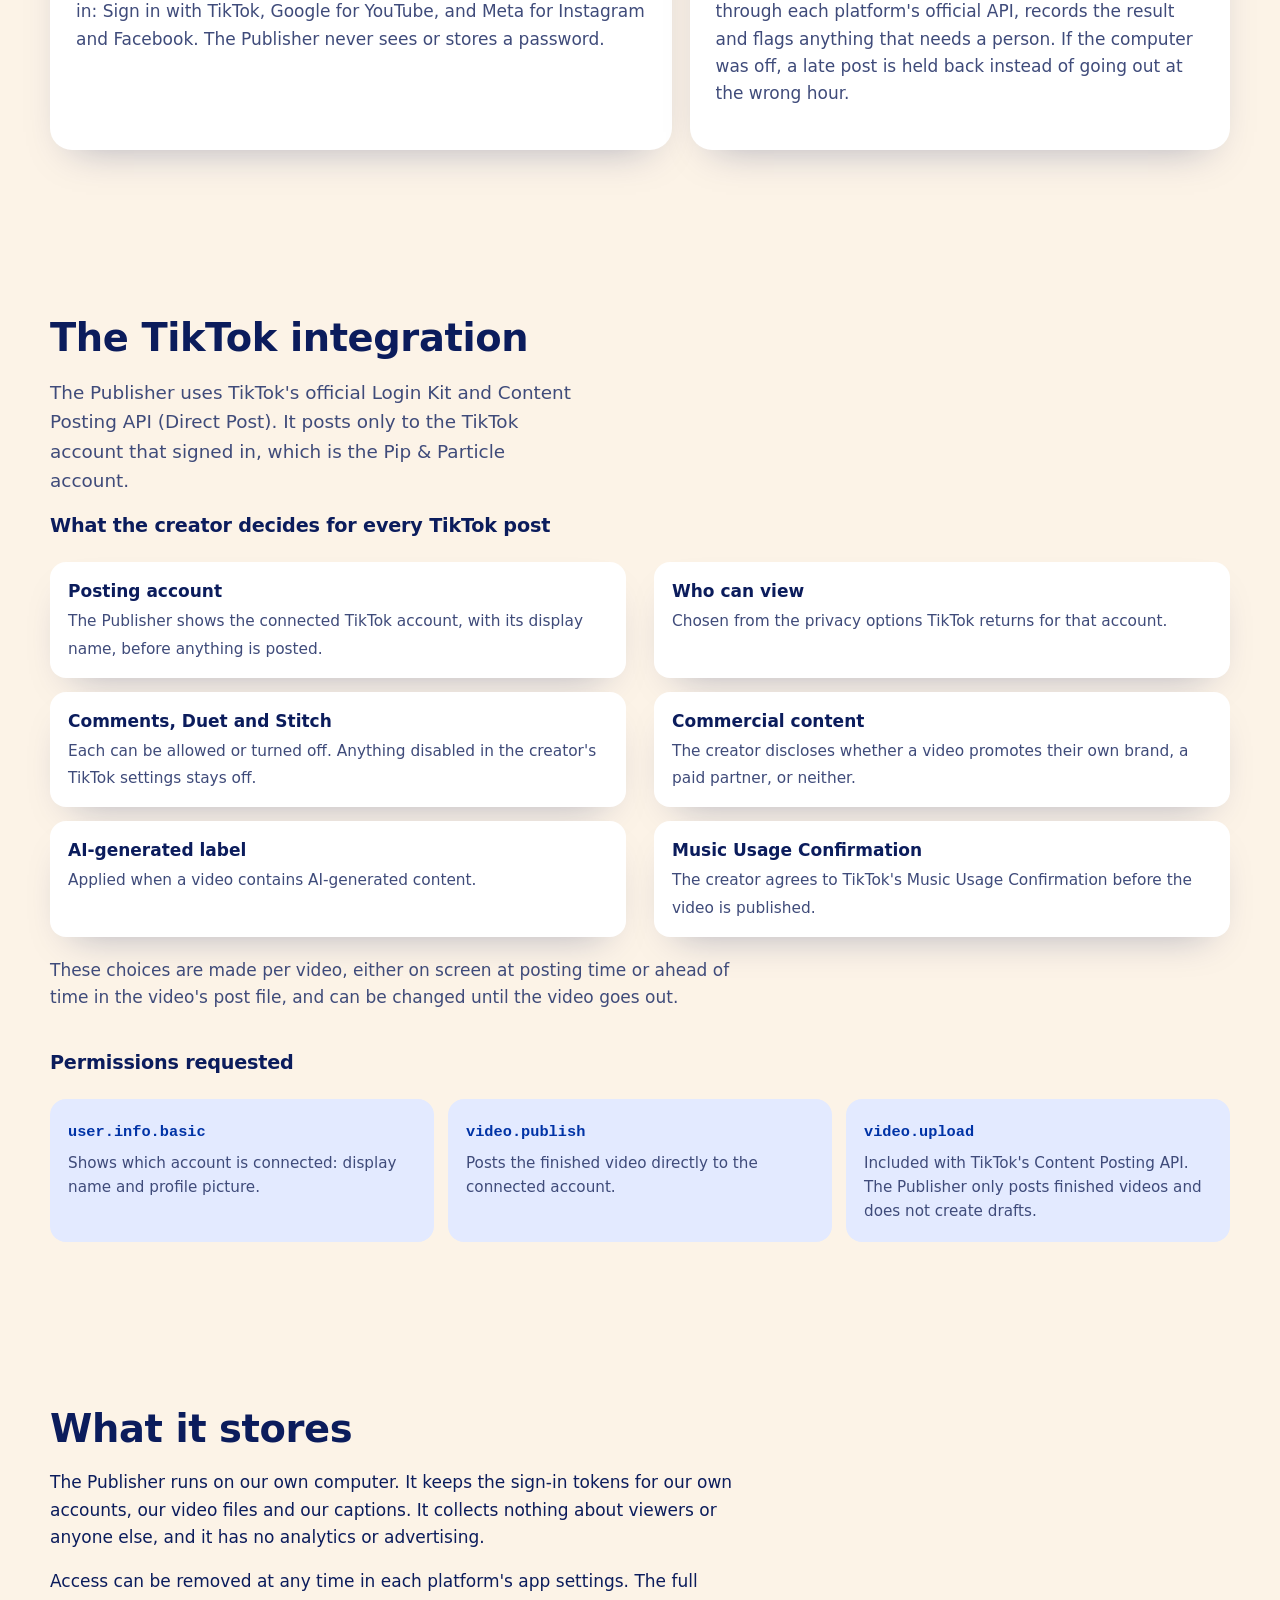
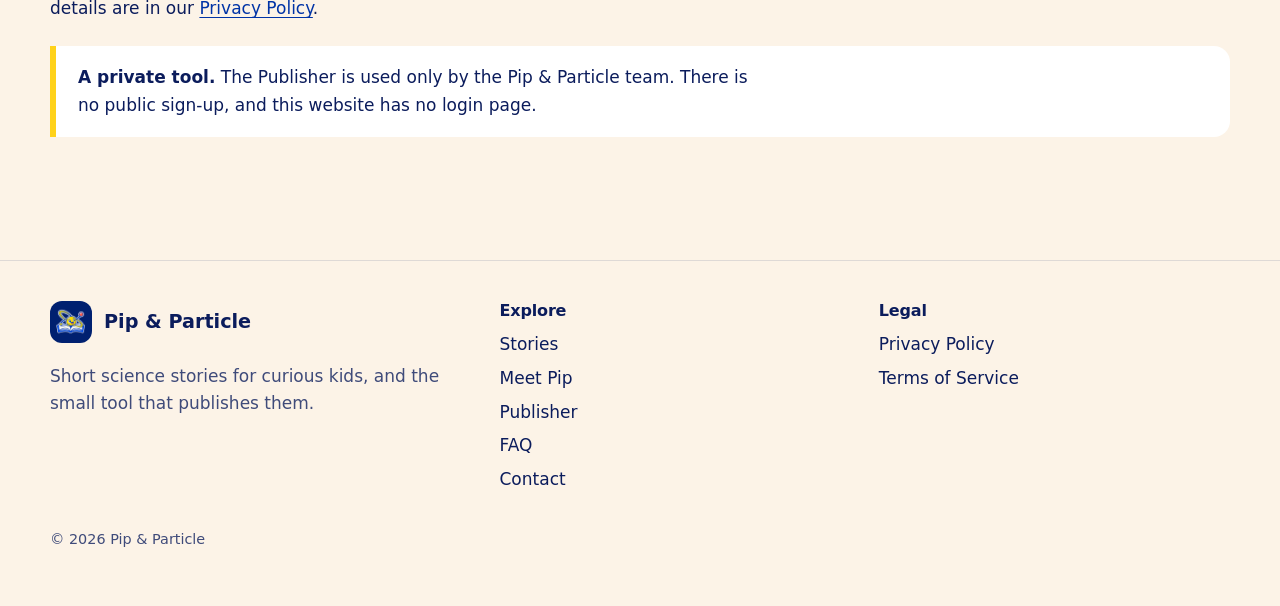
<file: publisher.html>
<!doctype html>
<html lang="en">
<head>
<meta charset="utf-8">
<meta name="viewport" content="width=device-width, initial-scale=1">
<title>Pip &amp; Particle Publisher | How our videos get published</title>
<meta name="description" content="Pip &amp; Particle Publisher is the private scheduling tool that posts Pip &amp; Particle's own videos to TikTok, YouTube, Instagram and Facebook.">
<link rel="icon" href="favicon.ico" sizes="48x48">
<link rel="icon" href="favicon-32.png" type="image/png" sizes="32x32">
<link rel="apple-touch-icon" href="apple-touch-icon.png">
<link rel="manifest" href="site.webmanifest">
<meta name="theme-color" content="#002070">
<meta property="og:type" content="website">
<meta property="og:title" content="Pip &amp; Particle Publisher">
<meta property="og:description" content="The scheduling tool behind Pip &amp; Particle's science stories.">
<meta property="og:url" content="https://jokojoyo.github.io/pip-particle-site/publisher.html">
<meta property="og:image" content="https://jokojoyo.github.io/pip-particle-site/og-image.jpg">
<link rel="stylesheet" href="site.css">
</head>
<body>
<a class="skip" href="#main">Skip to content</a>
<header class="site-header">
  <div class="container header-row">
    <a class="brand" href="index.html"><img src="icon-192.png" alt="" width="42" height="42"><span>Pip &amp; Particle</span></a>
    <nav class="nav" aria-label="Main">
      <a href="index.html#stories">Stories</a>
      <a href="index.html#meet">Meet Pip</a>
      <a href="publisher.html" aria-current="page">Publisher</a>
      <a href="faq.html">FAQ</a>
      <a href="contact.html">Contact</a>
    </nav>
  </div>
</header>

<main id="main">
  <section class="container section">
    <h1>Pip &amp; Particle Publisher</h1>
    <p class="lead">The scheduler our team uses to post each finished story to TikTok, YouTube, Instagram and Facebook on time.</p>
    <div class="actions">
      <a class="btn btn-primary" href="#how">How it works</a>
      <a class="btn btn-ghost" href="#tiktok">TikTok integration</a>
    </div>
    <figure class="shot">
      <img src="shot-tiktok-post.png" width="1600" height="406" alt="The Publisher in a terminal window. It shows the connected TikTok account, the caption, the privacy options TikTok allows, the comment, Duet and Stitch settings, the commercial content and AI-generated questions, and TikTok's Music Usage Confirmation before posting.">
      <figcaption>A test post from the Publisher: the creator reviews each TikTok setting, then agrees to TikTok's Music Usage Confirmation before anything is posted.</figcaption>
    </figure>
  </section>

  <section id="how" class="container section">
    <h2>How it works</h2>
    <div class="steps">
      <div class="step">
        <h3>Plan</h3>
        <p>Every video gets a row in our content calendar: the date, a morning or afternoon slot, and a status.</p>
        <table class="calendar">
          <thead><tr><th scope="col">Date</th><th scope="col">Slot</th><th scope="col">Story</th><th scope="col">Status</th></tr></thead>
          <tbody>
            <tr><td>24 Sep</td><td>Morning</td><td>How do atoms build new materials?</td><td><span class="status status--done">Published</span></td></tr>
            <tr><td>24 Sep</td><td>Afternoon</td><td>How did books become easier to make?</td><td><span class="status status--done">Published</span></td></tr>
            <tr><td>25 Sep</td><td>Morning</td><td>How do living things make light?</td><td><span class="status status--ready">Ready</span></td></tr>
            <tr><td>25 Sep</td><td>Afternoon</td><td>How do crystals grow their neat shapes?</td><td><span class="status status--ready">Ready</span></td></tr>
          </tbody>
        </table>
      </div>
      <div class="step">
        <h3>Write</h3>
        <p>Each platform gets its own title, caption and hashtags, kept in a small text file next to the video. This is the YouTube file for 25 September:</p>
<pre class="pack"><b>title:</b> How Do Crystals Grow Their Neat Shapes? | Science Story for Kids
<b>tags:</b> crystals, salt, chemistry, geology, patterns, science for kids

Atoms stack in the same repeating pattern over and over, so the flat faces and sharp corners appear all by themselves as the crystal grows.

Try it: look closely at a grain of salt - it is a tiny cube.

#pipandparticle #crystals #salt #shorts</pre>
      </div>
      <div class="step">
        <h3>Connect</h3>
        <p>Each account is connected once through the platform's own sign-in: Sign in with TikTok, Google for YouTube, and Meta for Instagram and Facebook. The Publisher never sees or stores a password.</p>
      </div>
      <div class="step">
        <h3>Publish</h3>
        <p>At the planned time the Publisher uploads the video through each platform's official API, records the result and flags anything that needs a person. If the computer was off, a late post is held back instead of going out at the wrong hour.</p>
      </div>
    </div>
  </section>

  <section id="tiktok" class="container section">
    <h2>The TikTok integration</h2>
    <p class="lead">The Publisher uses TikTok's official Login Kit and Content Posting API (Direct Post). It posts only to the TikTok account that signed in, which is the Pip &amp; Particle account.</p>
    <h3>What the creator decides for every TikTok post</h3>
    <ul class="checks">
      <li><strong>Posting account</strong><span>The Publisher shows the connected TikTok account, with its display name, before anything is posted.</span></li>
      <li><strong>Who can view</strong><span>Chosen from the privacy options TikTok returns for that account.</span></li>
      <li><strong>Comments, Duet and Stitch</strong><span>Each can be allowed or turned off. Anything disabled in the creator's TikTok settings stays off.</span></li>
      <li><strong>Commercial content</strong><span>The creator discloses whether a video promotes their own brand, a paid partner, or neither.</span></li>
      <li><strong>AI-generated label</strong><span>Applied when a video contains AI-generated content.</span></li>
      <li><strong>Music Usage Confirmation</strong><span>The creator agrees to TikTok's Music Usage Confirmation before the video is published.</span></li>
    </ul>
    <p class="muted mt-sm">These choices are made per video, either on screen at posting time or ahead of time in the video's post file, and can be changed until the video goes out.</p>

    <h3 class="mt-lg">Permissions requested</h3>
    <div class="scopes">
      <div class="scope"><code>user.info.basic</code><p>Shows which account is connected: display name and profile picture.</p></div>
      <div class="scope"><code>video.publish</code><p>Posts the finished video directly to the connected account.</p></div>
      <div class="scope"><code>video.upload</code><p>Included with TikTok's Content Posting API. The Publisher only posts finished videos and does not create drafts.</p></div>
    </div>
  </section>

  <section class="container section">
    <h2>What it stores</h2>
    <p>The Publisher runs on our own computer. It keeps the sign-in tokens for our own accounts, our video files and our captions. It collects nothing about viewers or anyone else, and it has no analytics or advertising.</p>
    <p>Access can be removed at any time in each platform's app settings. The full details are in our <a href="privacy.html">Privacy Policy</a>.</p>
    <div class="note">
      <p><strong>A private tool.</strong> The Publisher is used only by the Pip &amp; Particle team. There is no public sign-up, and this website has no login page.</p>
    </div>
  </section>
</main>

<footer class="site-footer">
  <div class="container">
    <div class="footer-row">
      <div>
        <a class="brand" href="index.html"><img src="icon-192.png" alt="" width="42" height="42"><span>Pip &amp; Particle</span></a>
        <p class="muted">Short science stories for curious kids, and the small tool that publishes them.</p>
      </div>
      <div>
        <h3>Explore</h3>
        <ul>
          <li><a href="index.html#stories">Stories</a></li>
          <li><a href="index.html#meet">Meet Pip</a></li>
          <li><a href="publisher.html">Publisher</a></li>
          <li><a href="faq.html">FAQ</a></li>
          <li><a href="contact.html">Contact</a></li>
        </ul>
      </div>
      <div>
        <h3>Legal</h3>
        <ul>
          <li><a href="privacy.html">Privacy Policy</a></li>
          <li><a href="terms.html">Terms of Service</a></li>
        </ul>
      </div>
    </div>
    <p class="copyright">&copy; 2026 Pip &amp; Particle</p>
  </div>
</footer>
</body>
</html>
</file>
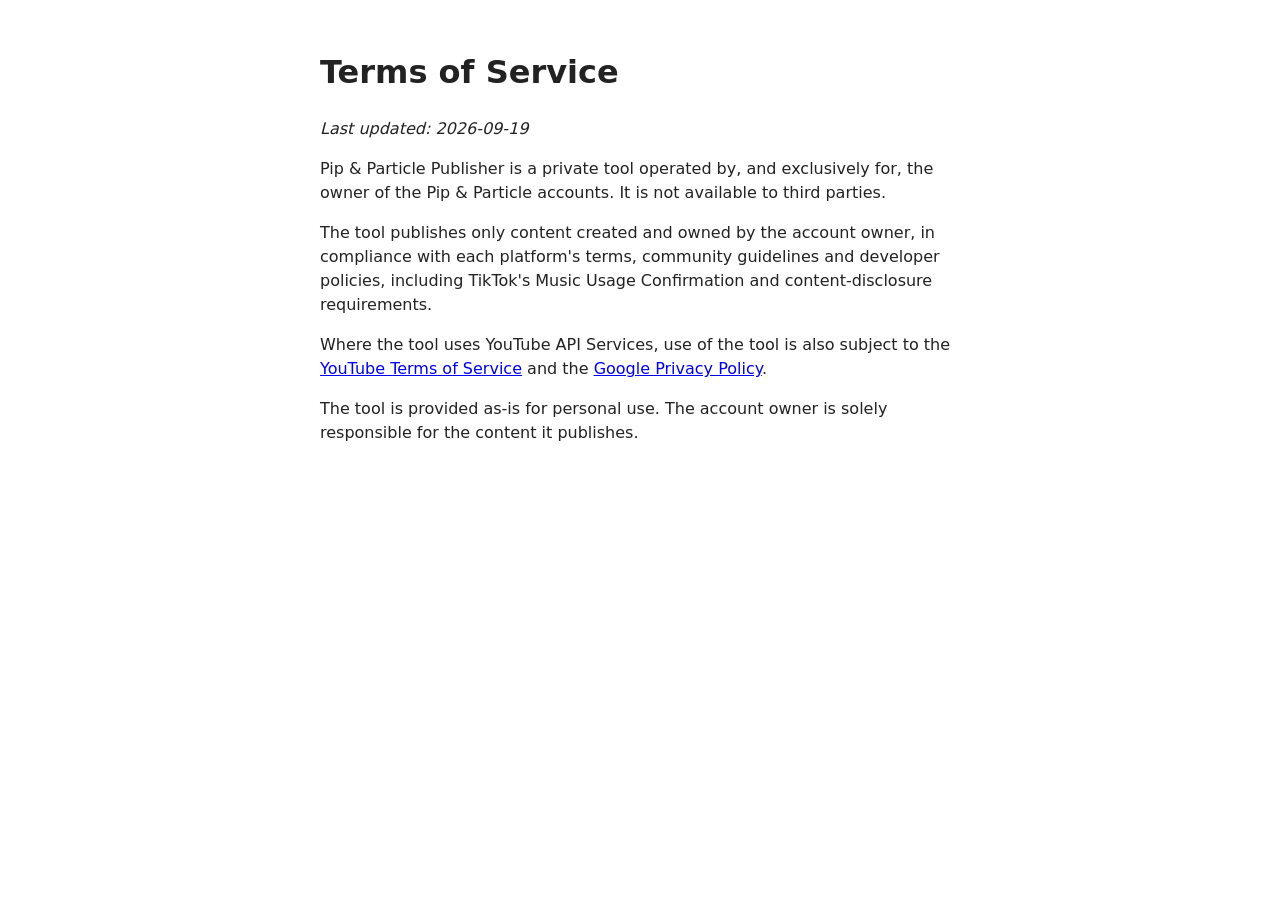
<file: terms.html>
<!doctype html><html lang="en"><head><meta charset="utf-8"><meta name="viewport" content="width=device-width,initial-scale=1">
<title>Terms of Service – Pip &amp; Particle Publisher</title>
<style>body{font-family:system-ui,sans-serif;max-width:640px;margin:3rem auto;padding:0 1rem;line-height:1.5;color:#222}</style></head>
<body><h1>Terms of Service</h1>
<p><em>Last updated: 2026-09-19</em></p>
<p>Pip &amp; Particle Publisher is a private tool operated by, and exclusively for, the owner of the Pip &amp; Particle accounts. It is not available to third parties.</p>
<p>The tool publishes only content created and owned by the account owner, in compliance with each platform's terms, community guidelines and developer policies, including TikTok's Music Usage Confirmation and content-disclosure requirements.</p>
<p>Where the tool uses YouTube API Services, use of the tool is also subject to the <a href="https://www.youtube.com/t/terms">YouTube Terms of Service</a> and the <a href="https://www.google.com/policies/privacy">Google Privacy Policy</a>.</p>
<p>The tool is provided as-is for personal use. The account owner is solely responsible for the content it publishes.</p>
</body></html>
</file>
<file: site.css>
/* Pip & Particle - shared styles.
   Shape rule: interactive elements are pills, containers and images use --r (22px), inline code 6px.
   Colours come from the Pip & Particle logo: royal blue, sunny yellow, cream. Yellow is the only accent. */

:root {
  --bg: #fcf3e7;            /* the cream behind the Pip character art */
  --surface: #ffffff;
  --surface-2: #f6ead8;
  --ink: #0b1c5c;
  --muted: #3f4b7a;
  --brand: #0033a6;
  --accent: #ffd21a;
  --accent-ink: #0b1c5c;
  --tint-blue: #e3eaff;
  --tint-yellow: #fff1b8;
  --line: rgb(11 28 92 / .12);
  --shadow: 0 18px 40px -22px rgb(11 28 92 / .35);
  --r: 22px;
  --font-display: ui-rounded, "SF Pro Rounded", "Arial Rounded MT Bold", "Nunito", "Segoe UI", system-ui, sans-serif;
  --font-body: system-ui, -apple-system, "Segoe UI", Roboto, "Helvetica Neue", Arial, sans-serif;
  --font-mono: ui-monospace, "Cascadia Code", "SF Mono", Consolas, "Liberation Mono", monospace;
  color-scheme: light dark;
}

@media (prefers-color-scheme: dark) {
  :root {
    --bg: #071443;
    --surface: #0e1f5c;
    --surface-2: #0b1a4f;
    --ink: #f5f1e8;
    --muted: #c3cbea;
    --brand: #a9bcff;
    --accent: #ffd21a;
    --accent-ink: #0b1c5c;
    --tint-blue: #13286e;
    --tint-yellow: #2a2a3f;
    --line: rgb(245 241 232 / .14);
    --shadow: 0 18px 40px -22px rgb(0 0 0 / .6);
  }
}

*, *::before, *::after { box-sizing: border-box; }
html { -webkit-text-size-adjust: 100%; scroll-padding-top: 88px; }
body {
  margin: 0;
  background: var(--bg);
  color: var(--ink);
  font: 17px/1.6 var(--font-body);
}
img { max-width: 100%; height: auto; display: block; }
a { color: var(--brand); text-underline-offset: 3px; }
a:hover { text-decoration-thickness: 2px; }
:focus-visible { outline: 3px solid var(--accent); outline-offset: 3px; border-radius: 8px; }

h1, h2, h3 { font-family: var(--font-display); font-weight: 800; line-height: 1.1; letter-spacing: -0.01em; margin: 0 0 .5em; }
h1 { font-size: clamp(2.3rem, 4.8vw, 3.6rem); }
h2 { font-size: clamp(1.7rem, 3.2vw, 2.4rem); }
h3 { font-size: 1.2rem; line-height: 1.25; }
p { margin: 0 0 1em; max-width: 64ch; }
code { font-family: var(--font-mono); font-size: .9em; background: var(--tint-blue); padding: .1em .35em; border-radius: 6px; }

.container { width: min(1180px, 100% - 40px); margin-inline: auto; }
.section { padding-block: clamp(44px, 6.5vw, 84px); }
.lead { font-size: 1.15rem; color: var(--muted); max-width: 46ch; }
.muted { color: var(--muted); }

.skip { position: absolute; left: -999px; top: 8px; background: var(--accent); color: var(--accent-ink); padding: 8px 14px; border-radius: 999px; z-index: 20; }
.skip:focus { left: 12px; }

/* header ------------------------------------------------------------------ */
.site-header {
  position: sticky; top: 0; z-index: 10;
  background: color-mix(in srgb, var(--bg) 92%, transparent);
  backdrop-filter: blur(10px); -webkit-backdrop-filter: blur(10px);
  border-bottom: 1px solid var(--line);
}
.header-row { display: flex; align-items: center; justify-content: space-between; gap: 16px; min-height: 68px; }
.brand { display: inline-flex; align-items: center; gap: 12px; text-decoration: none; color: var(--ink); }
.brand img { width: 42px; height: 42px; border-radius: 12px; }
.brand span { font-family: var(--font-display); font-weight: 800; font-size: 1.2rem; white-space: nowrap; }
.nav { display: flex; gap: 4px; }
.nav a {
  color: var(--ink); text-decoration: none; font-weight: 600; font-size: .95rem;
  padding: 8px 14px; border-radius: 999px; white-space: nowrap;
}
.nav a:hover { background: var(--tint-blue); }
.nav a[aria-current="page"] { background: var(--ink); color: var(--bg); }

/* buttons ----------------------------------------------------------------- */
.actions { display: flex; flex-wrap: wrap; gap: 12px; margin-top: 28px; }
.btn {
  display: inline-flex; align-items: center; justify-content: center;
  min-height: 48px; padding: 0 24px; border-radius: 999px;
  font-weight: 700; text-decoration: none; white-space: nowrap;
  transition: transform .15s ease, box-shadow .15s ease, background-color .15s ease;
}
.btn-primary { background: var(--accent); color: var(--accent-ink); box-shadow: 0 10px 22px -12px rgb(255 190 0 / .9); }
.btn-primary:hover { transform: translateY(-2px); }
.btn-ghost { color: var(--ink); border: 2px solid var(--ink); }
.btn-ghost:hover { background: var(--ink); color: var(--bg); }
.btn:active { transform: translateY(1px) scale(.98); }

/* hero -------------------------------------------------------------------- */
.hero { display: grid; grid-template-columns: 1.1fr .9fr; align-items: center; gap: clamp(24px, 5vw, 72px); padding-block: clamp(40px, 6vw, 80px); }
.hero-art { margin: 0; justify-self: center; position: relative; }
.hero-art img { width: min(380px, 100%); border-radius: var(--r); }
.hero-shot { margin: 0; }
.hero-shot img { border-radius: var(--r); box-shadow: var(--shadow); background: #0c0c0c; }
.hero-shot figcaption, figure.shot figcaption { font-size: .9rem; color: var(--muted); margin-top: 12px; }

/* stories bento ------------------------------------------------------------- */
.stories { display: grid; grid-template-columns: 1.25fr 1fr 1fr; grid-template-rows: auto auto; gap: 18px; margin-top: 32px; }
.story {
  display: flex; flex-direction: column; gap: 10px;
  background: var(--surface); border-radius: var(--r); padding: 10px 10px 14px;
  color: var(--ink); text-decoration: none; box-shadow: var(--shadow);
  transition: transform .2s ease;
}
.story:hover { transform: translateY(-4px); }
.story img { width: 100%; aspect-ratio: 1 / 1; object-fit: cover; object-position: center 30%; border-radius: calc(var(--r) - 8px); }
.story--tall { grid-row: span 2; }
.story--tall img { aspect-ratio: auto; flex: 1; min-height: 0; height: 100%; }
.story-title { font-family: var(--font-display); font-weight: 800; font-size: 1.05rem; line-height: 1.25; padding-inline: 6px; }
.story-meta { font-size: .88rem; color: var(--muted); padding-inline: 6px; margin-top: -6px; }
.more { margin-top: 24px; font-weight: 700; }

/* meet pip ------------------------------------------------------------------ */
.split { display: grid; grid-template-columns: 1fr 1fr; gap: clamp(28px, 5vw, 64px); align-items: center; }
.lineup { display: flex; justify-content: center; align-items: flex-end; }
.lineup img { width: 34%; border-radius: var(--r); }
.lineup img:nth-child(2) { margin-inline: -4%; transform: translateY(-28px); position: relative; }

/* format tiles -------------------------------------------------------------- */
.tiles { display: grid; grid-template-columns: repeat(2, 1fr); gap: 18px; margin-top: 28px; }
.tile { border-radius: var(--r); padding: 28px; }
.tile h3 { font-size: 1.5rem; margin-bottom: .3em; }
.tile p { margin: 0; color: var(--muted); }
.tile--yellow { background: var(--tint-yellow); }
.tile--blue { background: var(--tint-blue); }
.tile--plain { background: var(--surface); box-shadow: var(--shadow); }
.tile--line { border: 2px dashed var(--line); }

/* platforms ------------------------------------------------------------------ */
.platforms { display: grid; grid-template-columns: repeat(4, 1fr); gap: 14px; margin-top: 28px; }
.platform {
  display: flex; flex-direction: column; gap: 2px;
  padding: 18px 22px; border-radius: 999px; background: var(--surface);
  color: var(--ink); text-decoration: none; box-shadow: var(--shadow);
  transition: transform .15s ease;
}
.platform:hover { transform: translateY(-2px); }
.platform strong { font-family: var(--font-display); font-size: 1.1rem; }
.platform span { font-size: .9rem; color: var(--muted); }

/* band ------------------------------------------------------------------------ */
.band { background: var(--surface-2); border-radius: var(--r); padding: clamp(28px, 5vw, 56px); display: grid; grid-template-columns: auto 1fr auto; gap: 28px; align-items: center; }
.band img { width: 88px; height: 88px; border-radius: 20px; }
.band p { margin: 0; }
.band h2 { margin-bottom: .25em; font-size: clamp(1.4rem, 2.4vw, 1.8rem); }

/* publisher page ---------------------------------------------------------------- */
.steps { display: grid; grid-template-columns: 1.15fr 1fr; gap: 18px; margin-top: 28px; }
.step { border-radius: var(--r); padding: 26px; background: var(--surface); box-shadow: var(--shadow); }
.step h3 { font-size: 1.45rem; }
.step p { color: var(--muted); }
.step--wide { grid-column: 1 / -1; }
.calendar { width: 100%; border-collapse: collapse; font-size: .92rem; margin-top: 8px; }
.calendar th { text-align: left; font-weight: 700; color: var(--muted); padding: 6px 8px; border-bottom: 2px solid var(--line); }
.calendar td { padding: 8px; }
.calendar tr + tr td { border-top: 1px solid var(--line); }
.status { display: inline-block; padding: 2px 10px; border-radius: 999px; font-size: .82rem; font-weight: 700; }
.status--done { background: var(--tint-blue); color: var(--brand); }
.status--ready { background: var(--tint-yellow); color: var(--ink); }
pre.pack {
  margin: 8px 0 0; padding: 18px; border-radius: calc(var(--r) - 6px);
  background: #0f1733; color: #e9edff; font: .86rem/1.55 var(--font-mono);
  white-space: pre-wrap; overflow-wrap: anywhere;
}
pre.pack b { color: #ffd21a; font-weight: 600; }

.checks { display: grid; grid-template-columns: 1fr 1fr; gap: 14px 28px; margin: 24px 0 0; padding: 0; list-style: none; }
.checks li { padding: 16px 18px; border-radius: 16px; background: var(--surface); box-shadow: var(--shadow); }
.checks li strong { display: block; font-family: var(--font-display); margin-bottom: 2px; }
.checks li span { color: var(--muted); font-size: .96rem; }

.scopes { display: grid; grid-template-columns: repeat(3, 1fr); gap: 14px; margin-top: 24px; }
.scope { padding: 18px; border-radius: 16px; background: var(--tint-blue); }
.scope code { background: transparent; padding: 0; font-weight: 700; color: var(--brand); }
.scope p { margin: 6px 0 0; font-size: .95rem; color: var(--muted); }

figure.shot { margin: 32px 0 0; }
figure.shot img { border-radius: var(--r); box-shadow: var(--shadow); background: #0c0c0c; }

.note { border-left: 6px solid var(--accent); background: var(--surface); padding: 18px 22px; border-radius: 0 16px 16px 0; margin-top: 24px; }
.note p { margin: 0; }

/* faq ----------------------------------------------------------------------------- */
.faq-group { margin-top: 36px; }
.faq-group h2 { font-size: 1.6rem; }
details { background: var(--surface); border-radius: 16px; padding: 4px 22px; box-shadow: var(--shadow); }
details + details { margin-top: 12px; }
summary { cursor: pointer; font-weight: 700; padding: 16px 0; list-style: none; display: flex; justify-content: space-between; gap: 16px; }
summary::-webkit-details-marker { display: none; }
summary::after { content: "+"; font-family: var(--font-display); font-size: 1.4rem; line-height: 1; color: var(--brand); }
details[open] summary::after { content: "\2212"; }
details p { color: var(--muted); padding-bottom: 8px; }

/* prose pages (privacy, terms) --------------------------------------------------- */
.prose { max-width: 760px; }
.prose h2 { font-size: 1.45rem; margin-top: 1.8em; }
.prose ul { padding-left: 1.2em; }
.prose li { margin-bottom: .5em; }
.updated { color: var(--muted); font-size: .95rem; }

/* callback ------------------------------------------------------------------------ */
.code-box { width: 100%; min-height: 6rem; font: .92rem/1.4 var(--font-mono); padding: 14px; border-radius: 16px; border: 2px solid var(--line); background: var(--surface); color: var(--ink); }

/* footer --------------------------------------------------------------------------- */
.site-footer { border-top: 1px solid var(--line); margin-top: 40px; padding-block: 40px; }
.footer-row { display: grid; grid-template-columns: 1.2fr 1fr 1fr; gap: 28px; }
.footer-row h3 { font-size: 1rem; margin-bottom: .6em; }
.footer-row ul { list-style: none; margin: 0; padding: 0; }
.footer-row li { margin-bottom: .4em; }
.footer-row a { color: var(--ink); text-decoration: none; }
.footer-row a:hover { text-decoration: underline; }
.copyright { margin-top: 28px; font-size: .9rem; color: var(--muted); }

/* entry motion: one gentle fade on load, off for reduced motion -------------------- */
@media (prefers-reduced-motion: no-preference) {
  .hero > * { animation: rise .6s cubic-bezier(.16, 1, .3, 1) both; }
  .hero > *:nth-child(2) { animation-delay: .08s; }
  @keyframes rise { from { opacity: 0; transform: translateY(14px); } to { opacity: 1; transform: none; } }
}
@media (prefers-reduced-motion: reduce) {
  *, *::before, *::after { transition: none !important; animation: none !important; }
}

/* mobile ---------------------------------------------------------------------------- */
@media (max-width: 860px) {
  .header-row { flex-wrap: wrap; padding-block: 10px; gap: 8px; }
  .nav { width: 100%; overflow-x: auto; padding-bottom: 4px; scrollbar-width: none; }
  .hero, .split, .band, .steps { grid-template-columns: 1fr; }
  .hero { padding-block: 24px 40px; gap: 16px; }
  .hero-art { order: -1; }
  .hero-art img { width: min(180px, 48vw); }
  .nav { gap: 0; }
  .nav a { padding: 8px 10px; font-size: .9rem; }
  .stories { grid-template-columns: 1fr 1fr; }
  .story--tall { grid-column: 1 / -1; grid-row: auto; }
  .story--tall img { aspect-ratio: 4 / 5; height: auto; }
  .tiles, .checks, .scopes { grid-template-columns: 1fr; }
  .platforms { grid-template-columns: 1fr 1fr; }
  .footer-row { grid-template-columns: 1fr; }
  .band img { width: 64px; height: 64px; }
}
@media (max-width: 480px) {
  .container { width: calc(100% - 32px); }
  .platforms { grid-template-columns: 1fr; }
  .btn { width: 100%; }
}

/* small utilities ------------------------------------------------------------------ */
.mt-sm { margin-top: 20px; }
.mt-lg { margin-top: 40px; }
.footer-row p { margin-top: 12px; }
</file>
